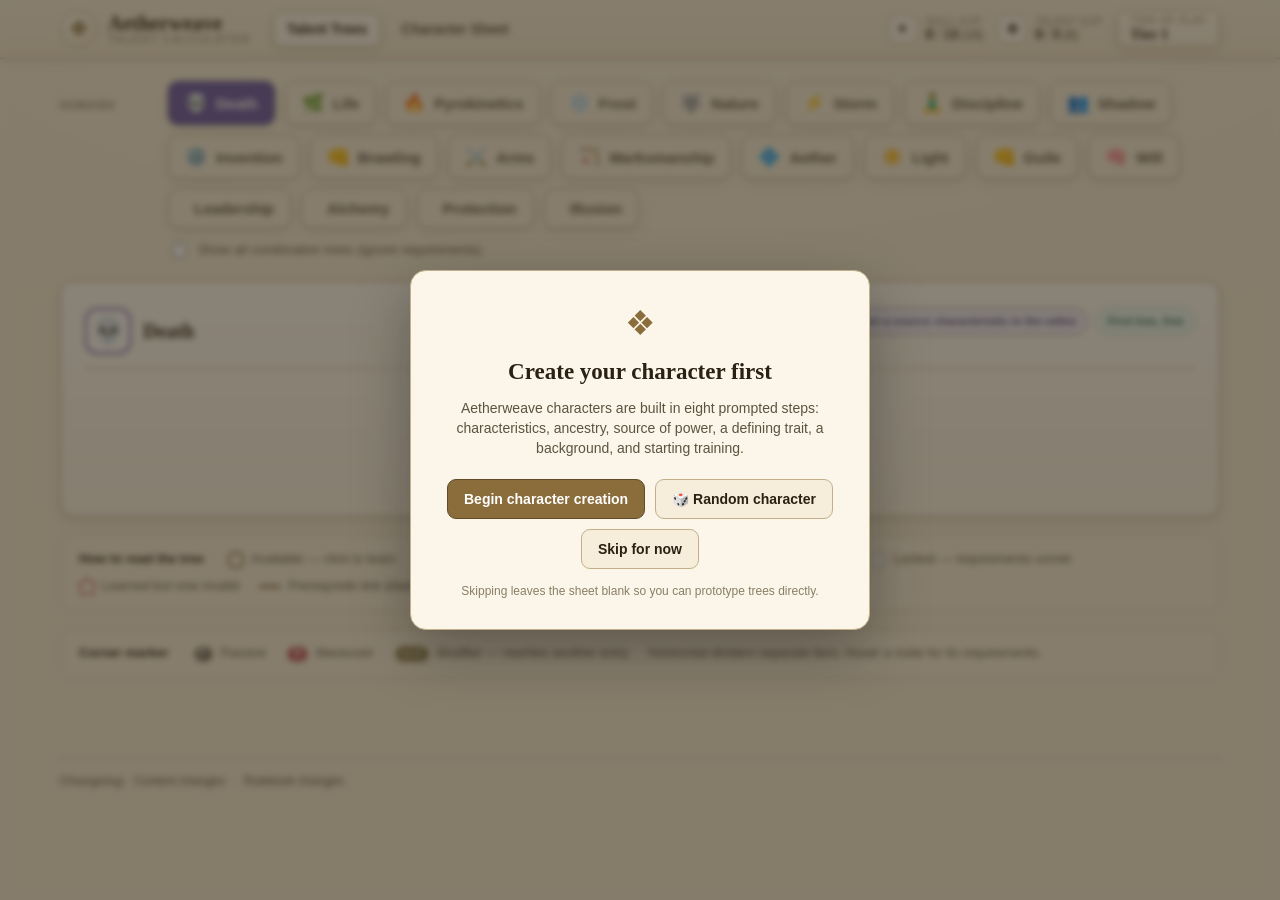
<file: index.html>
<!DOCTYPE html>
<html lang="en">
<head>
  <meta charset="utf-8">
  <meta name="viewport" content="width=device-width, initial-scale=1">
  <title>Aetherweave — Talent Trees</title>
  <link rel="stylesheet" href="css/style.css">
</head>
<body>
  <header id="app-header"></header>

  <main class="page page-trees">
    <!-- No PDF export here: a talent tree is a screen artifact (a wide grid with
         an SVG line overlay) and never printed well. The character sheet is the
         page that has a paper form — see sheet.html / js/print-sheet.js. -->
    <div id="tree-tabs" class="tree-tabs"></div>
    <div id="tree" class="tree"></div>

    <div class="legend">
      <span class="legend-title">How to read the tree</span>
      <span class="legend-item"><span class="swatch node-available"></span> Available — click to learn</span>
      <span class="legend-item"><span class="swatch node-owned"></span> Learned (✓)</span>
      <span class="legend-item"><span class="swatch node-granted"></span> Granted, free (★) — at creation or by another talent</span>
      <span class="legend-item"><span class="swatch node-locked"></span> Locked — requirements unmet</span>
      <span class="legend-item"><span class="swatch node-invalid"></span> Learned but now invalid</span>
      <span class="legend-item"><span class="line-swatch"></span> Prerequisite link (dashed = any-of)</span>
    </div>

    <div class="legend">
      <span class="legend-title">Corner marker</span>
      <span class="legend-item"><span class="node-kind kind-passive legend-kind">P</span> Passive</span>
      <span class="legend-item"><span class="node-kind kind-maneuver legend-kind">M</span> Maneuver</span>
      <span class="legend-item"><span class="node-kind kind-modifier legend-kind">mod</span> Modifier — rewrites another entry</span>
      <span class="legend-item">Horizontal dividers separate tiers. Hover a node for its requirements.</span>
    </div>
  </main>

  <footer id="app-footer"></footer>

  <!-- ---------- Editable database (all content is in these files) ---------- -->
  <script src="js/data/creation.js"></script>
  <script src="js/config.js"></script>
  <script src="js/data/skills.js"></script>
  <script src="js/data/domains.js"></script>
  <script src="js/data/ancestries.js"></script>
  <script src="js/data/traits.js"></script>
  <script src="js/data/backgrounds.js"></script>
  <script src="js/data/combinations.js"></script>
  <script src="js/data/sources.js"></script>

  <!-- ---------- Application ---------- -->
  <script src="js/state.js"></script>
  <script src="js/engine.js"></script>
  <script src="js/ui-shared.js"></script>
  <script src="js/links.js"></script>
  <script src="js/tree.js"></script>
</body>
</html>
</file>
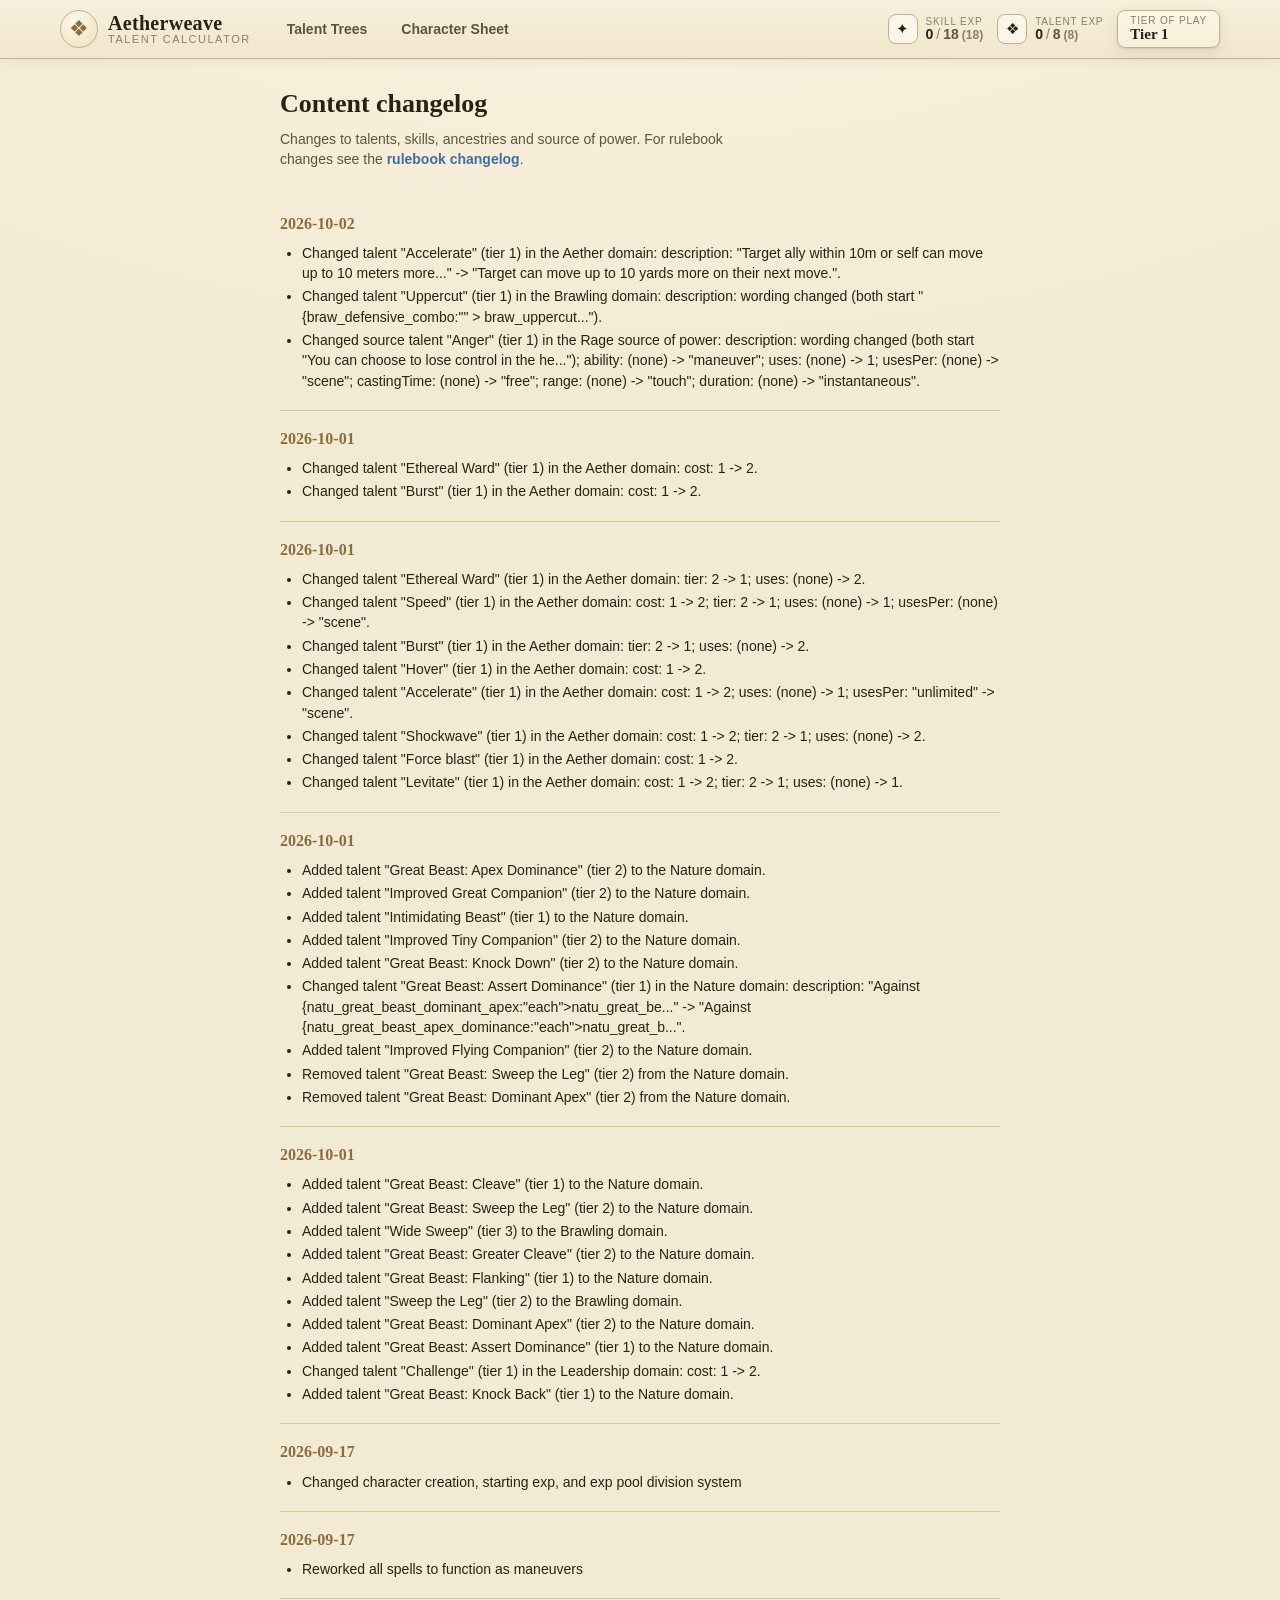
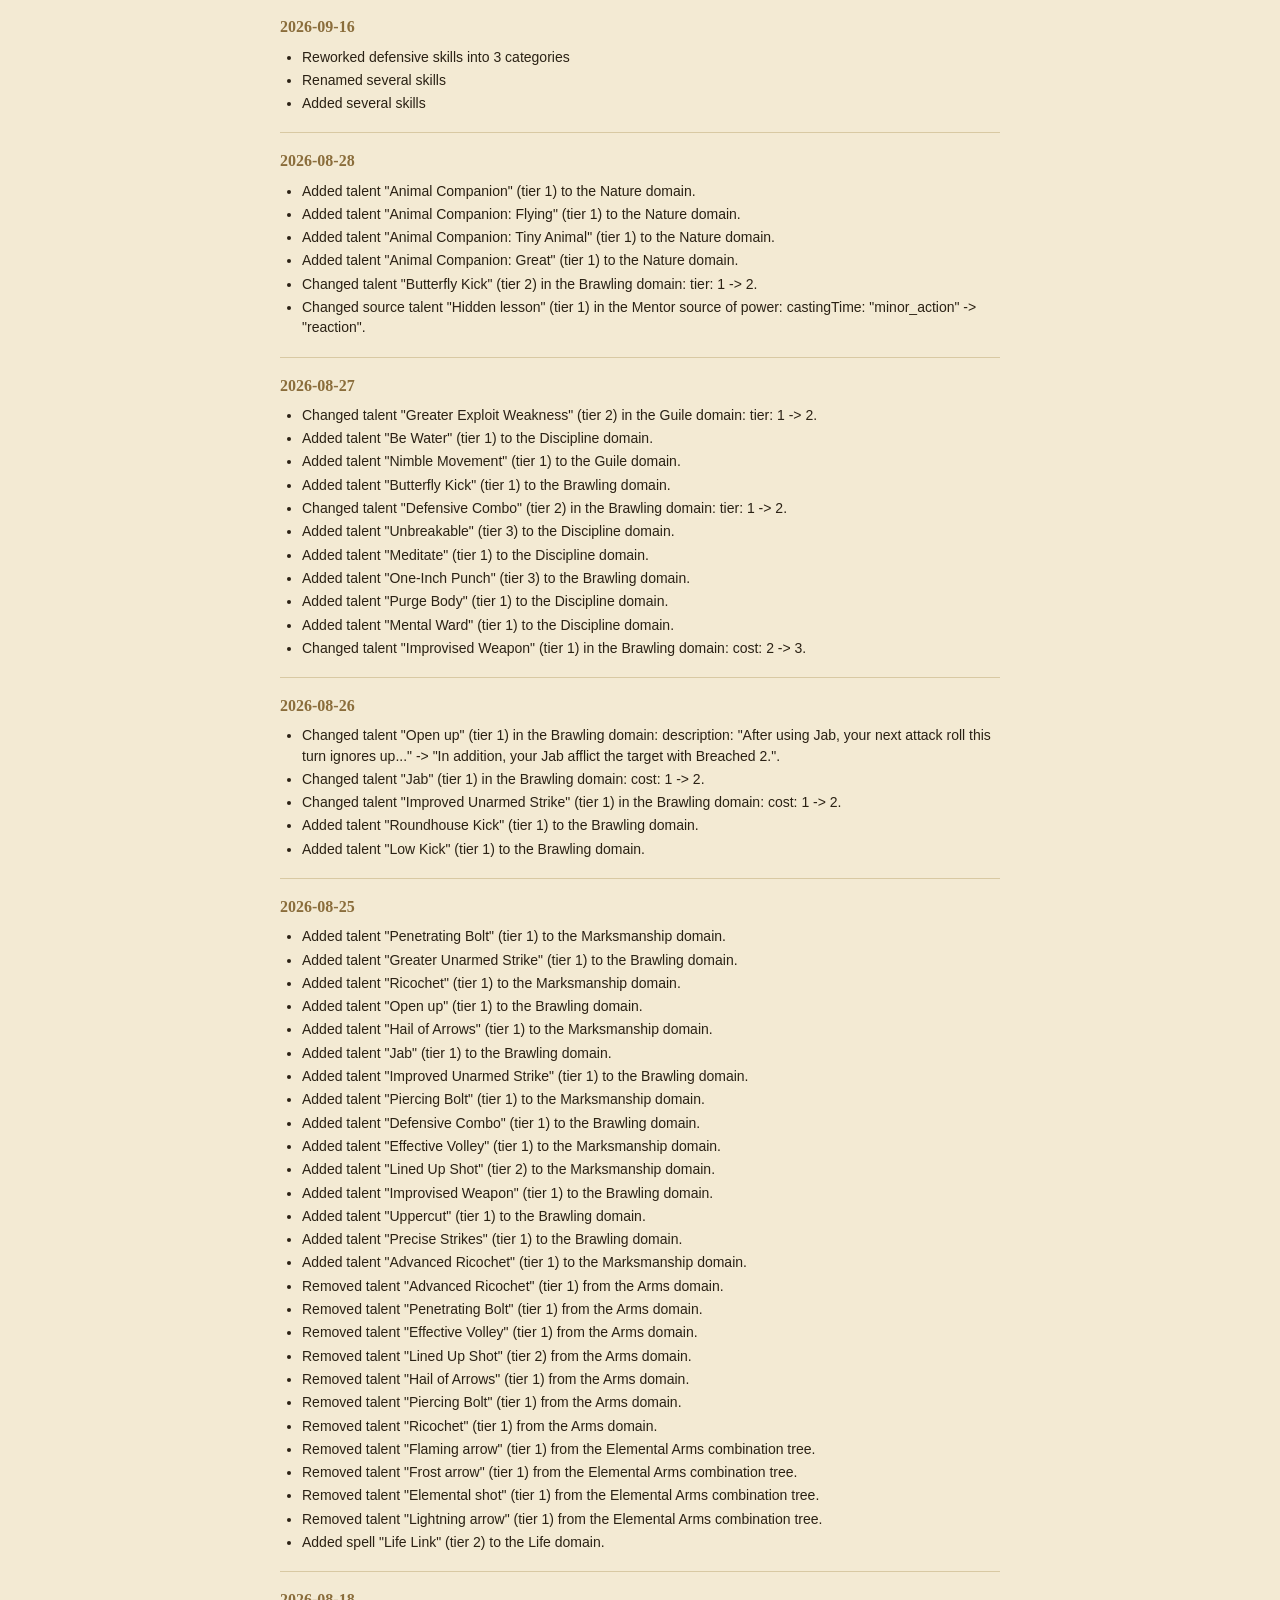
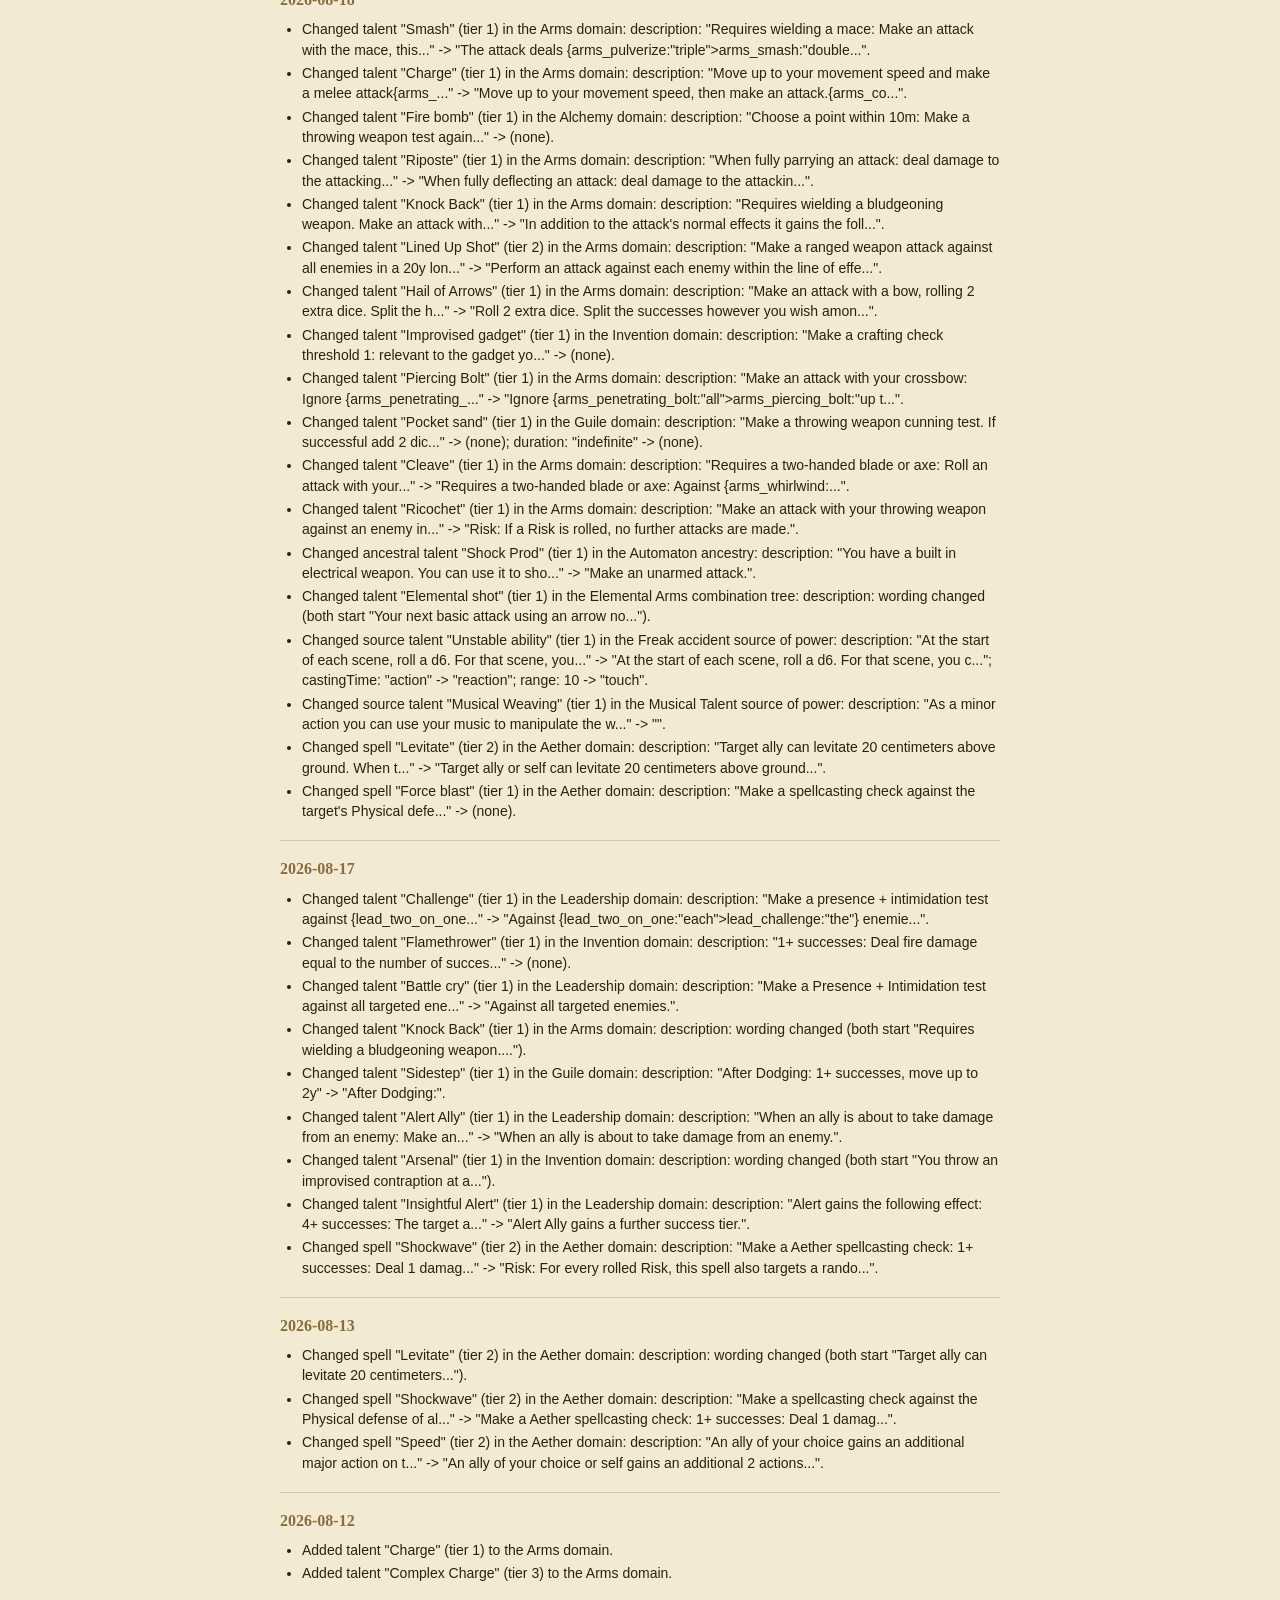
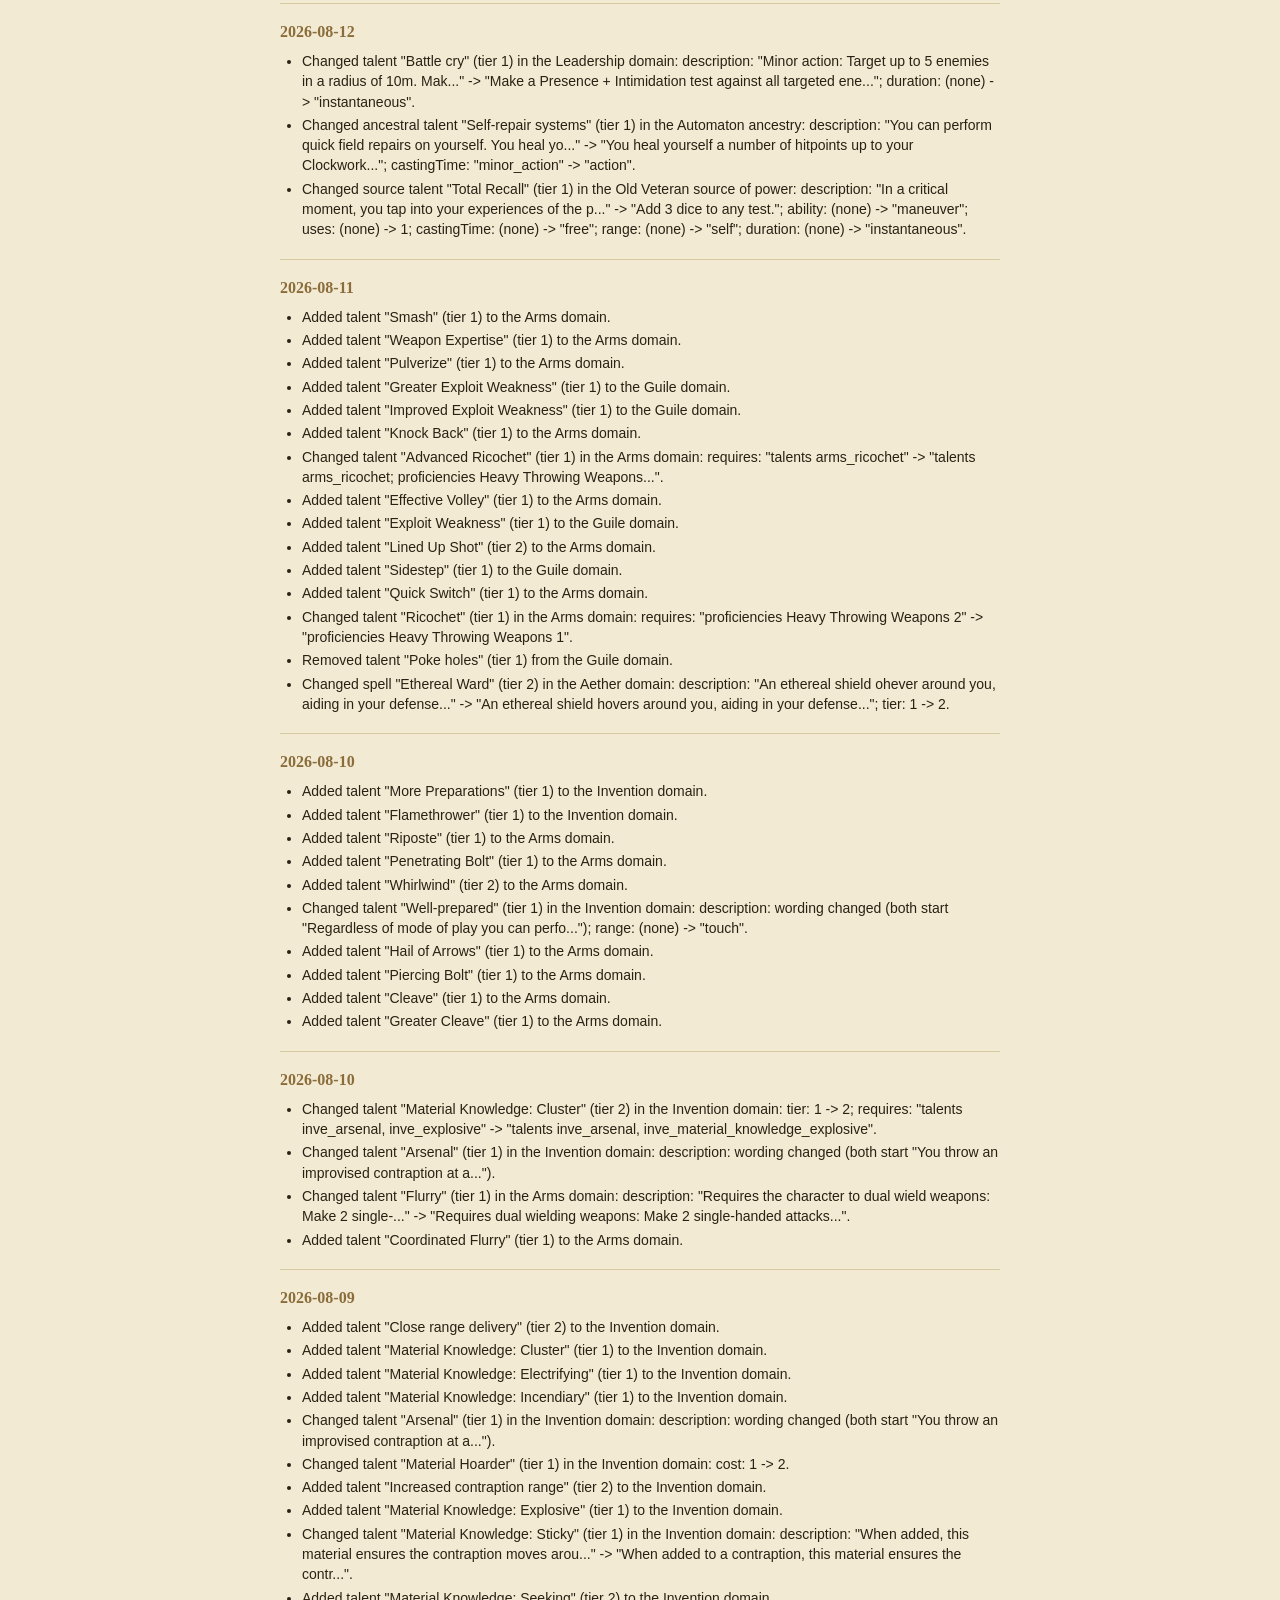
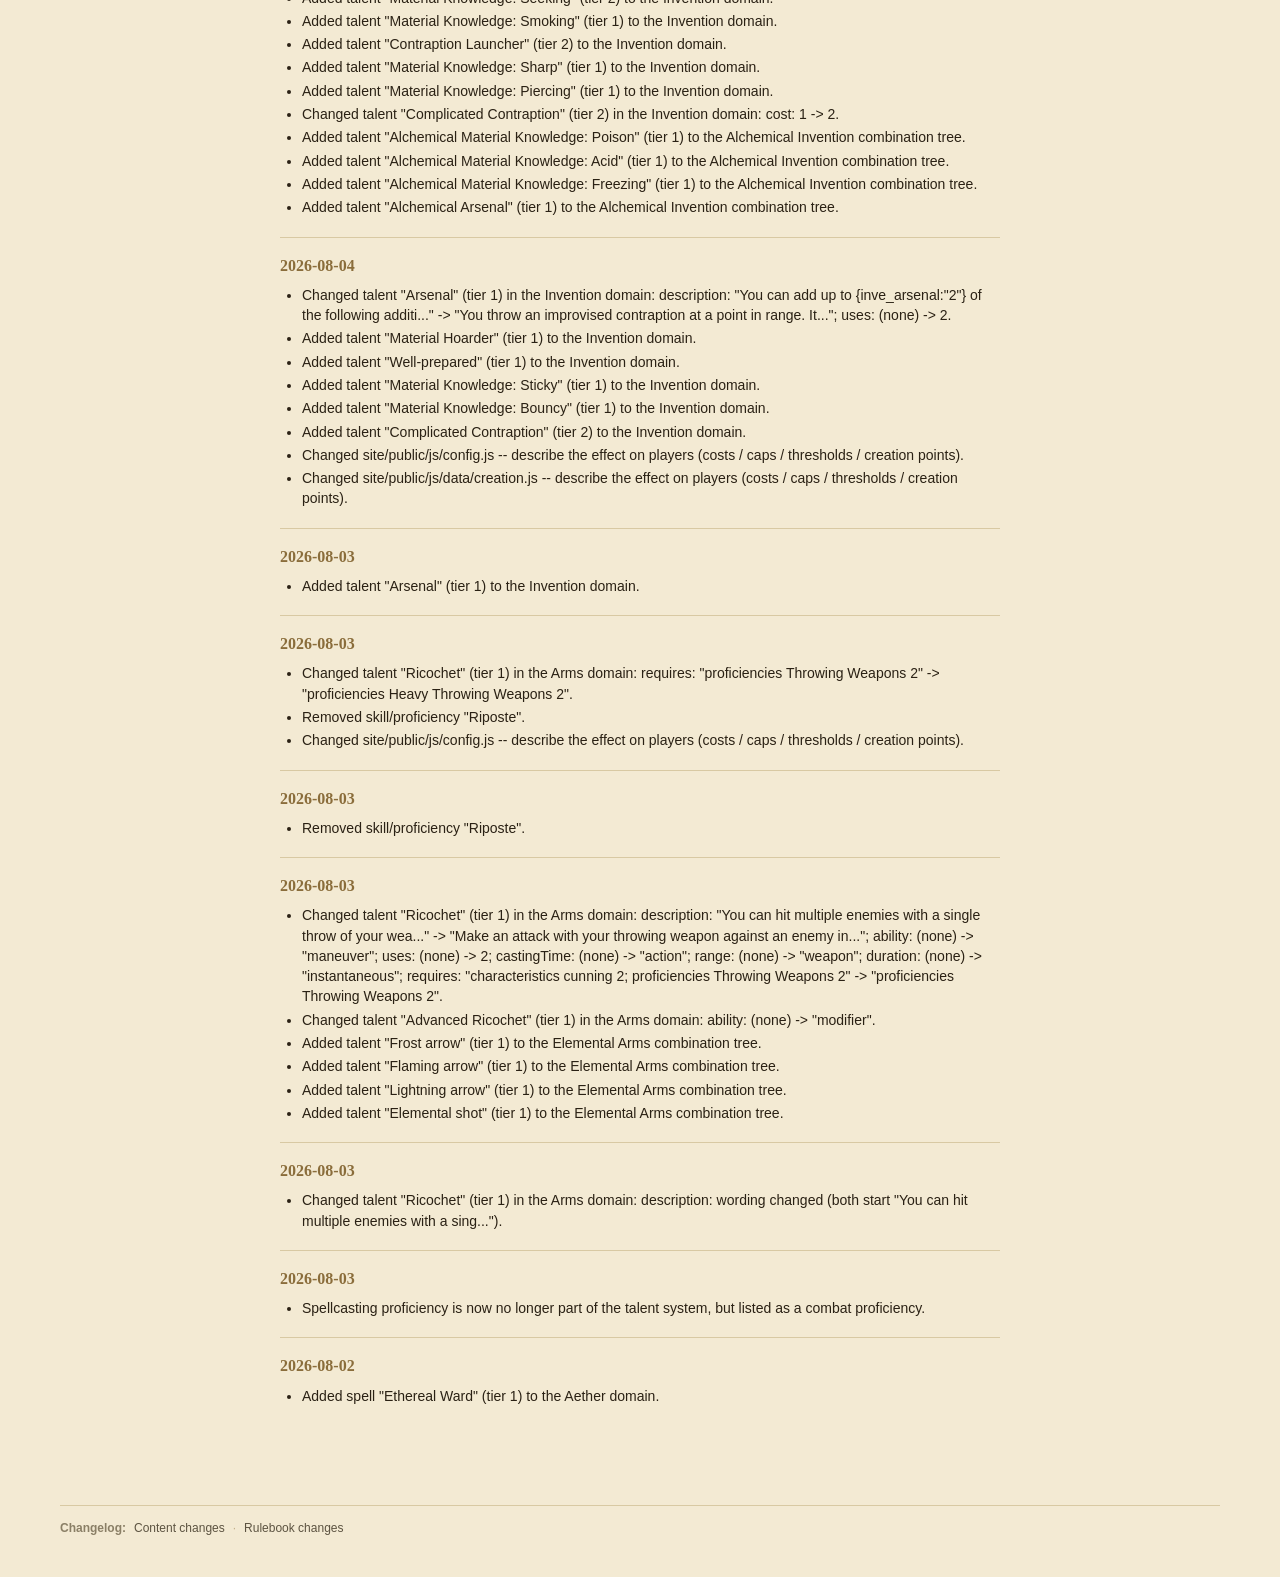
<file: changelog-content.html>
<!DOCTYPE html>
<html lang="en">
<head>
  <meta charset="utf-8">
  <meta name="viewport" content="width=device-width, initial-scale=1">
  <title>Aetherweave — Content Changelog</title>
  <link rel="stylesheet" href="css/style.css">
</head>
<body data-changelog="content">
  <header id="app-header"></header>

  <main class="page page-changelog">
    <h1 class="changelog-title">Content changelog</h1>
    <p class="changelog-lead">
      Changes to talents, skills, ancestries and source of power.
      For rulebook changes see the <a class="inline-link" href="changelog-rules.html">rulebook changelog</a>.
    </p>
    <div id="changelog"></div>
  </main>

  <footer id="app-footer"></footer>

  <!-- ---------- Editable database (all content is in these files) ---------- -->
  <script src="js/data/creation.js"></script>
  <script src="js/config.js"></script>
  <script src="js/data/skills.js"></script>
  <script src="js/data/domains.js"></script>
  <script src="js/data/ancestries.js"></script>
  <script src="js/data/traits.js"></script>
  <script src="js/data/backgrounds.js"></script>
  <script src="js/data/combinations.js"></script>
  <script src="js/data/sources.js"></script>
  <script src="js/data/changelog-content.js"></script>
  <script src="js/data/changelog-rules.js"></script>

  <!-- ---------- Application ---------- -->
  <script src="js/state.js"></script>
  <script src="js/engine.js"></script>
  <script src="js/ui-shared.js"></script>
  <script src="js/changelog.js"></script>
</body>
</html>
</file>
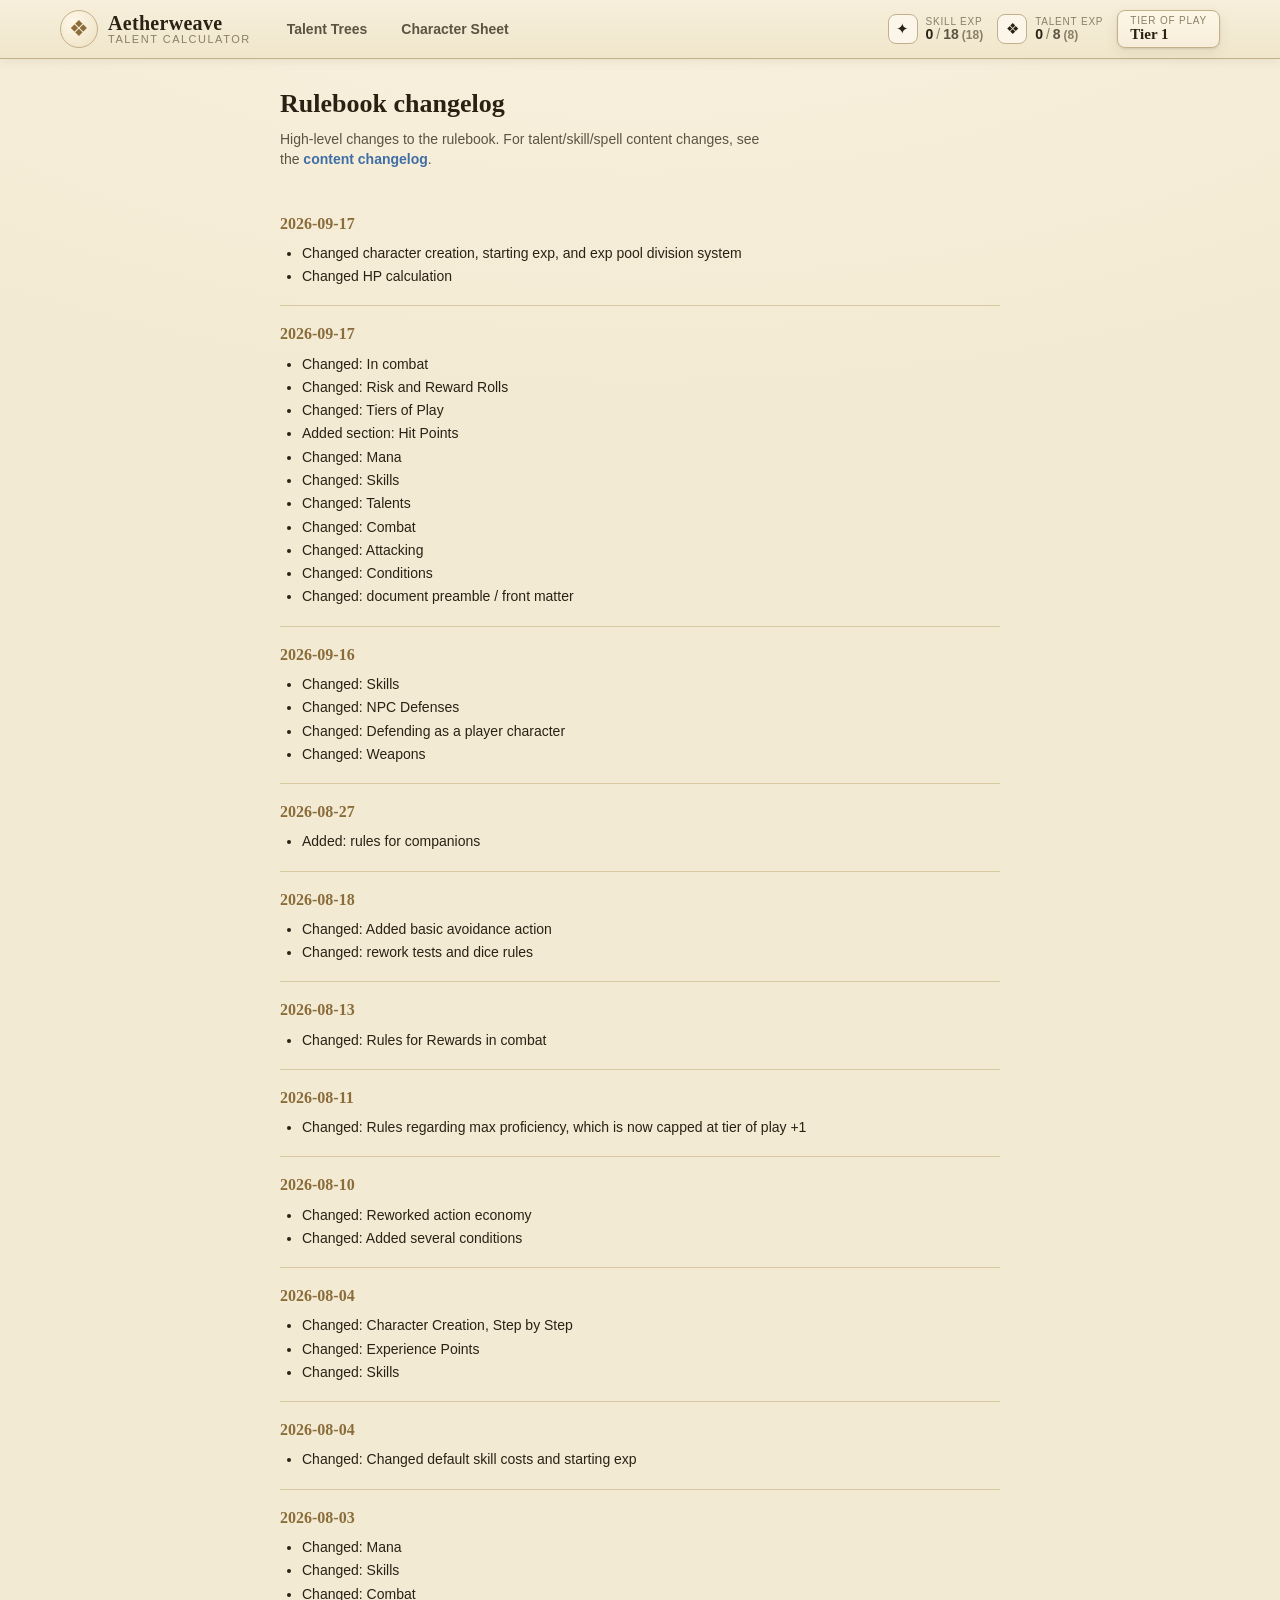
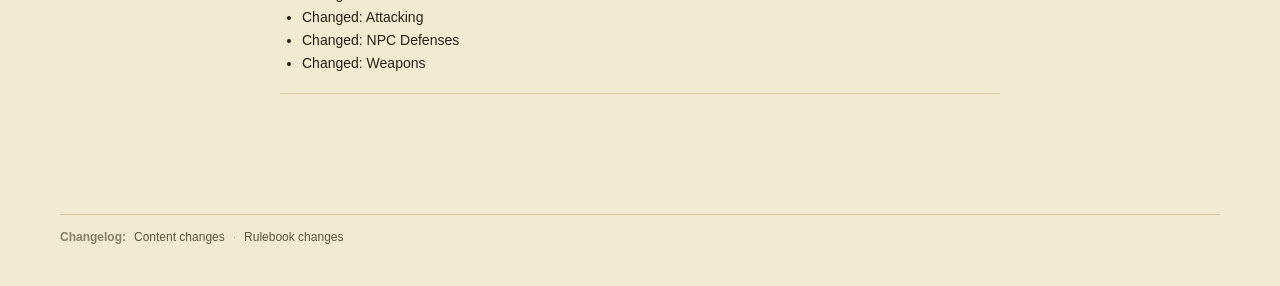
<file: changelog-rules.html>
<!DOCTYPE html>
<html lang="en">
<head>
  <meta charset="utf-8">
  <meta name="viewport" content="width=device-width, initial-scale=1">
  <title>Aetherweave — Rulebook Changelog</title>
  <link rel="stylesheet" href="css/style.css">
</head>
<body data-changelog="rules">
  <header id="app-header"></header>

  <main class="page page-changelog">
    <h1 class="changelog-title">Rulebook changelog</h1>
    <p class="changelog-lead">
      High-level changes to the rulebook. For talent/skill/spell content changes, see the
      <a class="inline-link" href="changelog-content.html">content changelog</a>.
    </p>
    <div id="changelog"></div>
  </main>

  <footer id="app-footer"></footer>

  <!-- ---------- Editable database (all content is in these files) ---------- -->
  <script src="js/data/creation.js"></script>
  <script src="js/config.js"></script>
  <script src="js/data/skills.js"></script>
  <script src="js/data/domains.js"></script>
  <script src="js/data/ancestries.js"></script>
  <script src="js/data/traits.js"></script>
  <script src="js/data/backgrounds.js"></script>
  <script src="js/data/combinations.js"></script>
  <script src="js/data/sources.js"></script>
  <script src="js/data/changelog-content.js"></script>
  <script src="js/data/changelog-rules.js"></script>

  <!-- ---------- Application ---------- -->
  <script src="js/state.js"></script>
  <script src="js/engine.js"></script>
  <script src="js/ui-shared.js"></script>
  <script src="js/changelog.js"></script>
</body>
</html>
</file>
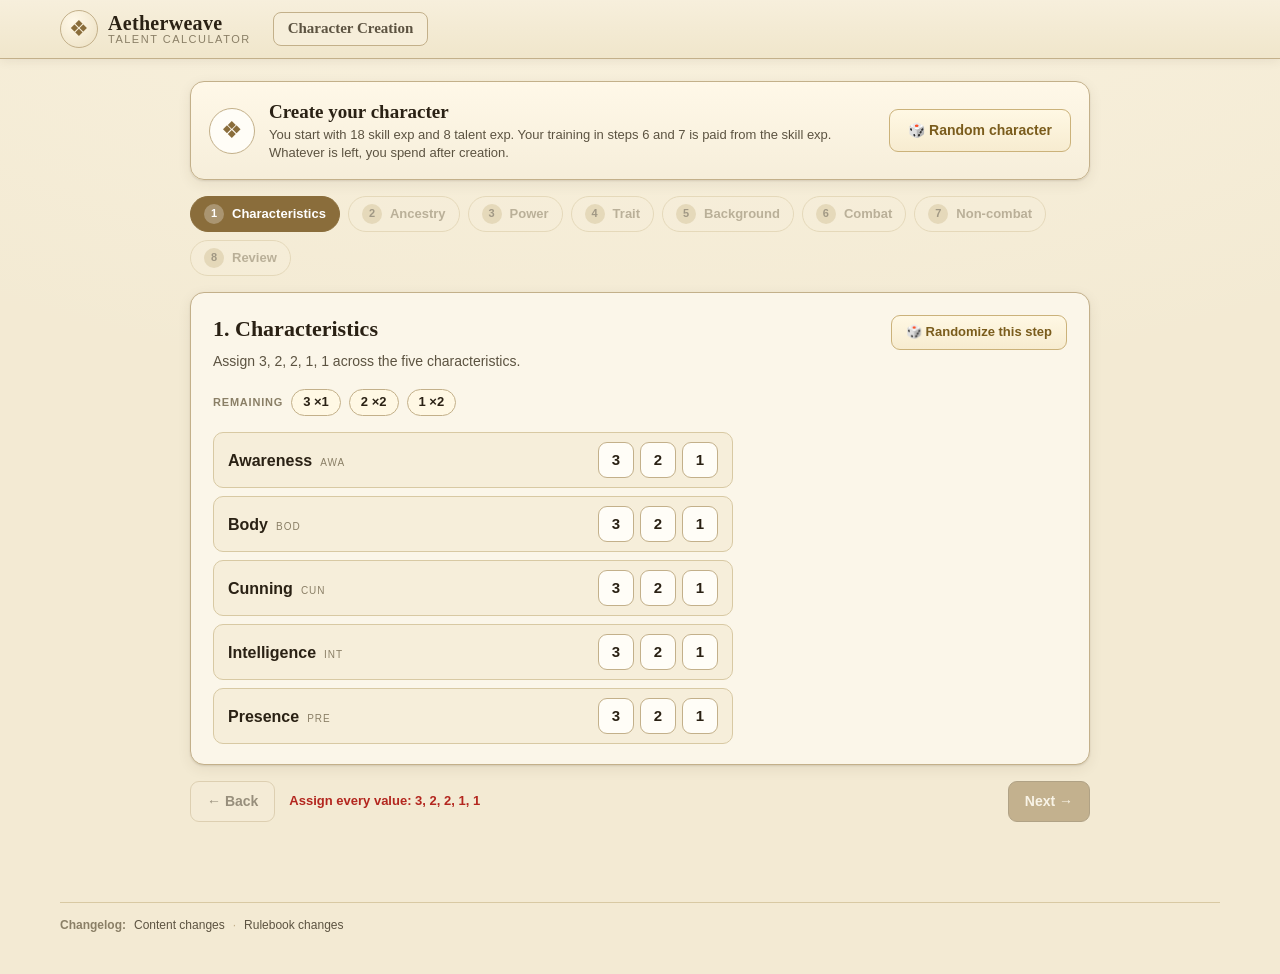
<file: create.html>
<!DOCTYPE html>
<html lang="en">
<head>
  <meta charset="utf-8">
  <meta name="viewport" content="width=device-width, initial-scale=1">
  <title>Aetherweave — Character Creation</title>
  <link rel="stylesheet" href="css/style.css">
</head>
<body>
  <header id="app-header"></header>

  <main class="page page-create">
    <div id="wizard" class="wizard"></div>
  </main>

  <footer id="app-footer"></footer>

  <!-- ---------- Editable database (all content is in these files) ---------- -->
  <script src="js/data/creation.js"></script>
  <script src="js/config.js"></script>
  <script src="js/data/skills.js"></script>
  <script src="js/data/domains.js"></script>
  <script src="js/data/ancestries.js"></script>
  <script src="js/data/traits.js"></script>
  <script src="js/data/backgrounds.js"></script>
  <script src="js/data/combinations.js"></script>
  <script src="js/data/sources.js"></script>

  <!-- ---------- Application ---------- -->
  <script src="js/state.js"></script>
  <script src="js/engine.js"></script>
  <script src="js/ui-shared.js"></script>
  <script src="js/create.js"></script>
</body>
</html>
</file>
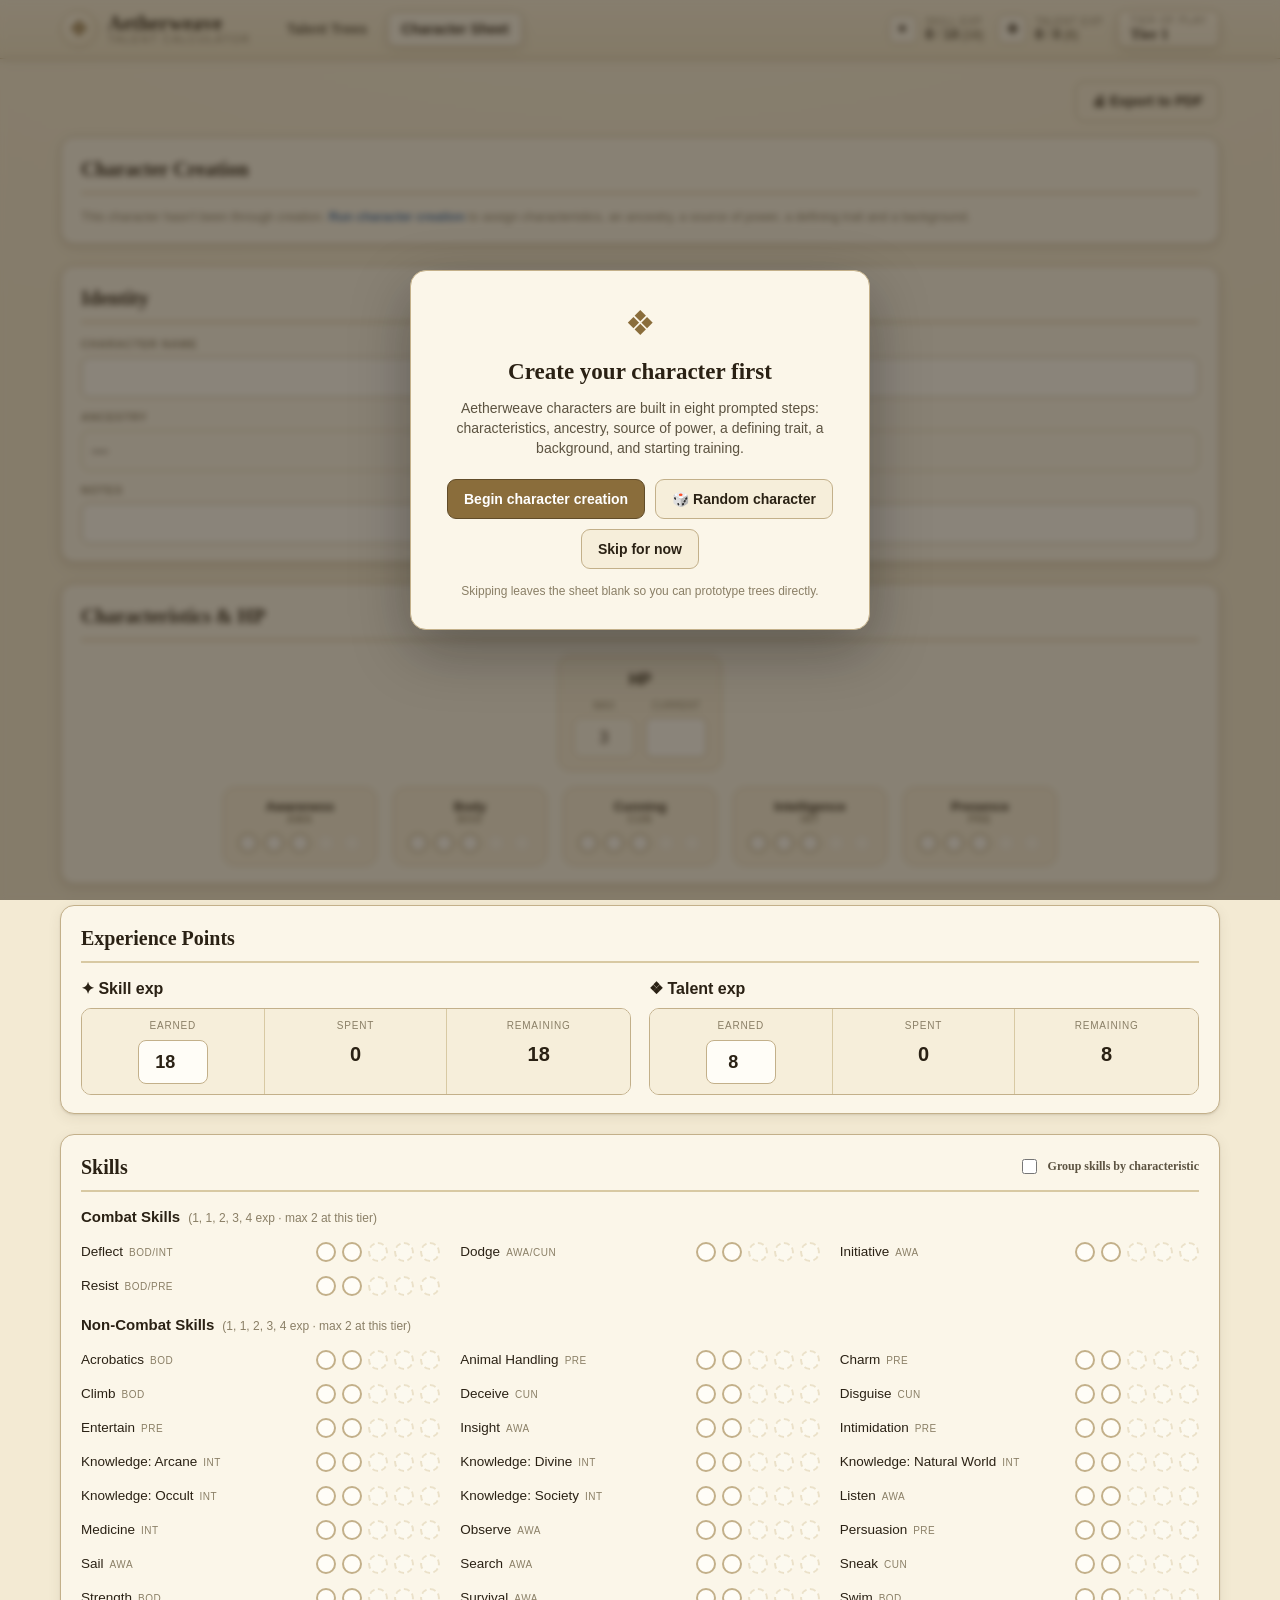
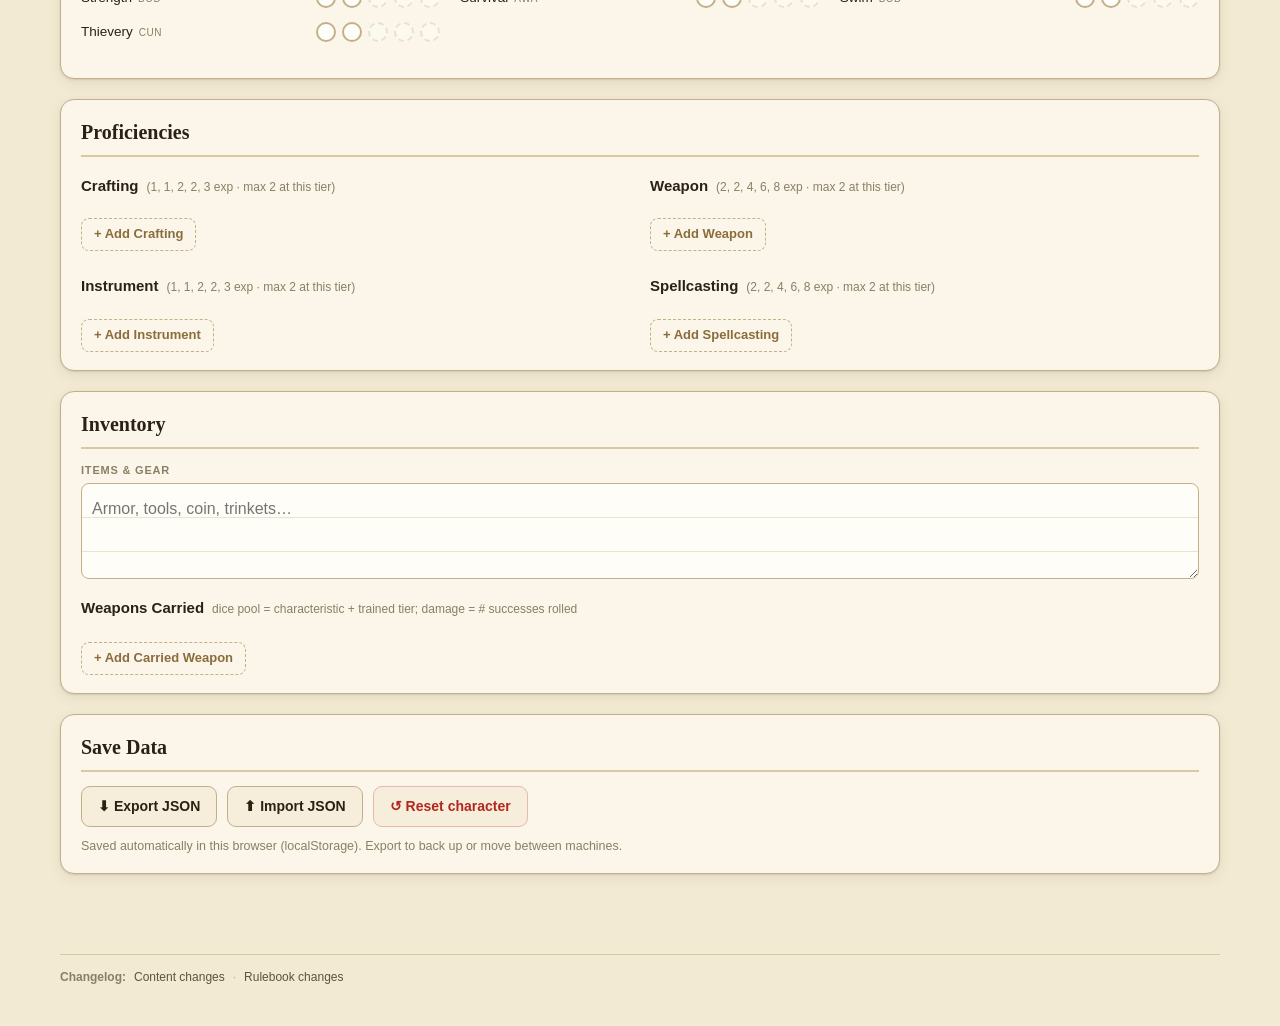
<file: sheet.html>
<!DOCTYPE html>
<html lang="en">
<head>
  <meta charset="utf-8">
  <meta name="viewport" content="width=device-width, initial-scale=1">
  <title>Aetherweave — Character Sheet</title>
  <link rel="stylesheet" href="css/style.css">
</head>
<body>
  <header id="app-header"></header>

  <main class="page page-sheet">
    <div class="page-toolbar no-print">
      <button id="export-pdf" class="btn" type="button">🖨 Export to PDF</button>
    </div>
    <div id="sheet" class="sheet"></div>
  </main>

  <footer id="app-footer" class="no-print"></footer>

  <!-- The printable sheet (js/print-sheet.js). Hidden on screen; in print it is
       the only thing shown — see the @page block in css/style.css. -->
  <div id="print-sheet" class="print-root" aria-hidden="true"></div>

  <!-- ---------- Editable database (all content is in these files) ---------- -->
  <script src="js/data/creation.js"></script>
  <script src="js/config.js"></script>
  <script src="js/data/skills.js"></script>
  <script src="js/data/domains.js"></script>
  <script src="js/data/ancestries.js"></script>
  <script src="js/data/traits.js"></script>
  <script src="js/data/backgrounds.js"></script>
  <script src="js/data/combinations.js"></script>
  <script src="js/data/sources.js"></script>

  <!-- ---------- Application ---------- -->
  <script src="js/state.js"></script>
  <script src="js/engine.js"></script>
  <script src="js/ui-shared.js"></script>
  <script src="js/print-sheet.js"></script>
  <script src="js/sheet.js"></script>
</body>
</html>
</file>
<file: css/style.css>
/* ==========================================================================
   Aetherweave Talent Calculator — styles
   Theme lives in :root variables. Per-domain accent is injected as --accent.
   ========================================================================== */

:root {
  --parchment:      #f3ead3;
  --parchment-2:    #ece0c2;
  --panel:          #fbf6e9;
  --panel-2:        #f6eeda;
  --ink:            #2a2114;
  --ink-soft:       #5c5341;
  --ink-faint:      #8a7f66;
  --line:           #d8c9a3;
  --line-strong:    #c3b08a;
  --unmet:          #b3261e;   /* red requirement text (spec) */
  --met:            #2a2114;   /* black requirement text (spec) */
  --combat:         #b23b3b;
  --noncombat:      #3f6ea5;
  --owned:          #2f8f5b;
  --granted:        #d4a72c;   /* free, granted at character creation */
  --shadow:         0 1px 2px rgba(60, 45, 20, .12), 0 4px 14px rgba(60, 45, 20, .08);
  --accent:         #8a6d3b;
  --radius:         10px;
  --font: -apple-system, BlinkMacSystemFont, "Segoe UI", Roboto, Helvetica, Arial, sans-serif;
  --serif: "Iowan Old Style", "Palatino Linotype", Palatino, "Book Antiqua", Georgia, serif;
}

* { box-sizing: border-box; }

html, body { margin: 0; padding: 0; }

body {
  font-family: var(--font);
  color: var(--ink);
  background:
    radial-gradient(1200px 600px at 50% -200px, #fbf4e2, transparent),
    var(--parchment);
  min-height: 100vh;
  line-height: 1.45;
}

a { color: var(--accent); }
.inline-link { color: var(--noncombat); font-weight: 600; text-decoration: none; }
.inline-link:hover { text-decoration: underline; }

/* ---------- Header ------------------------------------------------------- */
#app-header {
  position: sticky; top: 0; z-index: 50;
  background: linear-gradient(180deg, #f7efdc, #f0e6cb);
  border-bottom: 1px solid var(--line-strong);
  box-shadow: 0 2px 10px rgba(60, 45, 20, .08);
}
.header-bar {
  max-width: 1200px; margin: 0 auto; padding: 10px 20px;
  display: flex; align-items: center; gap: 22px; flex-wrap: wrap;
}
.brand { display: flex; align-items: center; gap: 10px; text-decoration: none; color: var(--ink); }
.brand-mark {
  font-size: 22px; width: 38px; height: 38px; display: grid; place-items: center;
  background: radial-gradient(circle at 35% 30%, #fff8e8, var(--parchment-2));
  border: 1px solid var(--line-strong); border-radius: 50%; color: var(--accent);
}
.brand-text { display: flex; flex-direction: column; line-height: 1.05; }
.brand-name { font-family: var(--serif); font-weight: 700; font-size: 20px; letter-spacing: .3px; }
.brand-sub { font-size: 11px; text-transform: uppercase; letter-spacing: 1.5px; color: var(--ink-faint); }

.nav { display: flex; gap: 6px; }
.nav-link {
  text-decoration: none; color: var(--ink-soft); font-weight: 600; font-size: 14px;
  padding: 7px 13px; border-radius: 8px; border: 1px solid transparent;
}
.nav-link:hover { background: var(--panel-2); }
.nav-link.active { color: var(--ink); background: var(--panel); border-color: var(--line-strong); box-shadow: var(--shadow); }

.counters { display: flex; align-items: center; gap: 14px; margin-left: auto; flex-wrap: wrap; }
.exp-counter { display: flex; align-items: center; gap: 8px; }
.exp-icon {
  width: 30px; height: 30px; display: grid; place-items: center; border-radius: 8px;
  background: var(--panel); border: 1px solid var(--line-strong); font-size: 15px;
}
.exp-body { display: flex; flex-direction: column; line-height: 1.05; }
.exp-label { font-size: 10px; text-transform: uppercase; letter-spacing: .8px; color: var(--ink-faint); }
.exp-nums { font-variant-numeric: tabular-nums; font-size: 14px; font-weight: 700; display: flex; align-items: baseline; gap: 3px; }
.exp-sep { color: var(--ink-faint); font-weight: 400; }
.exp-earned { color: var(--ink-soft); font-weight: 600; }
.exp-remaining { font-size: 12px; color: var(--ink-faint); font-weight: 600; }
.exp-remaining.negative { color: var(--unmet); }

.tier-badge {
  display: flex; flex-direction: column; line-height: 1.05; padding: 5px 12px;
  background: linear-gradient(180deg, #fff7e6, var(--panel-2));
  border: 1px solid var(--line-strong); border-radius: 8px; box-shadow: var(--shadow);
}
.tier-badge-label { font-size: 10px; text-transform: uppercase; letter-spacing: .8px; color: var(--ink-faint); }
.tier-badge-value { font-family: var(--serif); font-weight: 700; font-size: 15px; }

/* ---------- Validation banner ------------------------------------------- */
.validation-banner {
  max-width: 1200px; margin: 12px auto 0; padding: 12px 16px;
  background: #fdecea; border: 1px solid #f0b4ae; border-left: 4px solid var(--unmet);
  border-radius: 8px; color: #7c1a14;
}
.vb-head { font-weight: 700; margin-bottom: 6px; }
.vb-list { margin: 0; padding-left: 20px; font-size: 13px; font-family: ui-monospace, Menlo, Consolas, monospace; }

/* ---------- Page layout -------------------------------------------------- */
.page { max-width: 1200px; margin: 0 auto; padding: 22px 20px 80px; }

/* ---------- Tree tabs ---------------------------------------------------- */
.tree-tabs { display: flex; flex-direction: column; gap: 12px; margin-bottom: 20px; }
.tab-group { display: flex; align-items: baseline; gap: 12px; flex-wrap: wrap; }
.tab-group-label {
  font-size: 10px; text-transform: uppercase; letter-spacing: 1.2px; font-weight: 700;
  color: var(--ink-faint); width: 96px; flex: none;
}
.tab-row { display: flex; gap: 10px; flex-wrap: wrap; flex: 1; }
.domain-tab-lock { font-size: 11px; opacity: .8; }
.domain-tab.preview { border-style: dashed; opacity: .82; }
.combo-toggle {
  display: flex; align-items: center; gap: 8px; font-size: 13px; color: var(--ink-soft);
  margin-left: 108px; cursor: pointer; user-select: none;
}
.combo-toggle input { width: 15px; height: 15px; cursor: pointer; accent-color: var(--accent); }

/* A toggle nested in a section's own header row, rather than below the tab
   bar (the tree page's usage) — pushed to the header's far end, which reads
   as the top-right corner of the section frame. */
.sheet-h2 .combo-toggle { margin-left: auto; font-size: 12px; }

/* ---------- Tree header -------------------------------------------------- */
.tree-head {
  display: flex; justify-content: space-between; align-items: flex-start; gap: 16px;
  flex-wrap: wrap; margin-bottom: 18px; padding-bottom: 14px; border-bottom: 1px solid var(--line);
  position: relative; z-index: 3;
}
.tree-head-main { display: flex; align-items: center; gap: 12px; }
.tree-head-icon {
  font-size: 26px; width: 46px; height: 46px; flex: none; display: grid; place-items: center;
  border-radius: 12px; background: #fffdf7; border: 2px solid var(--accent);
}
.tree-head-name { font-family: var(--serif); font-weight: 700; font-size: 20px; }
.tree-head-desc { font-size: 12.5px; color: var(--ink-faint); max-width: 46ch; }
.tree-head-tags { display: flex; gap: 8px; flex-wrap: wrap; justify-content: flex-end; }
.tree-tag {
  font-size: 11.5px; font-weight: 600; padding: 4px 10px; border-radius: 999px;
  border: 1px solid var(--line-strong); background: var(--panel-2); color: var(--ink-soft);
}
.tree-tag.ok { border-color: #a8cfb6; background: #eef8f1; color: #1f6b45; }
.tree-tag.locked { border-color: #f0b4ae; background: #fdecea; color: #8c2820; }
.tree-tag.cost { border-color: #e0c48a; background: #fdf4e2; color: #8a6320; }

/* ---------- Domain tabs -------------------------------------------------- */
.domain-tabs { display: flex; gap: 10px; flex-wrap: wrap; margin-bottom: 20px; }
.domain-tab {
  --accent: #8a6d3b;
  display: flex; align-items: center; gap: 9px; cursor: pointer;
  padding: 10px 16px; font-size: 15px; font-weight: 600; color: var(--ink-soft);
  background: var(--panel-2); border: 1px solid var(--line-strong);
  border-radius: 10px; box-shadow: var(--shadow); transition: transform .06s ease;
}
.domain-tab:hover { transform: translateY(-1px); color: var(--ink); }
.domain-tab-icon { font-size: 18px; }
.domain-tab.active {
  color: #fff; background: var(--accent);
  border-color: color-mix(in srgb, var(--accent) 70%, black 30%);
}
.domain-tab.active .domain-tab-icon { filter: drop-shadow(0 1px 1px rgba(0,0,0,.35)); }

/* ---------- Tree --------------------------------------------------------- */
.tree {
  --accent: #8a6d3b; --cols: 5;
  position: relative;
  background:
    linear-gradient(180deg, rgba(255,252,244,.6), rgba(246,238,218,.6)),
    var(--panel);
  border: 1px solid var(--line-strong); border-radius: 14px;
  padding: 26px 24px; box-shadow: var(--shadow); overflow: hidden;
}
/* A tree wider than the panel scrolls sideways instead of squeezing its nodes
   into unreadable slivers. The line overlay lives INSIDE the scroller, so it
   and the grid move together and a route drawn at x = 1800 stays under the
   node it belongs to — no scroll offset enters the geometry anywhere. */
.tree-scroll { position: relative; overflow-x: auto; overflow-y: visible; padding-bottom: 4px; }
.tree-lines { position: absolute; left: 0; top: 0; pointer-events: none; z-index: 1; }
/* `fit-content`, not `max-content`: the grid takes the panel's width while the
   rows still fit in it, and only grows to the rows' min-content width once they
   don't. `max-content` would have widened every tree to its nodes' preferred
   118px columns and put a scrollbar on trees that fit perfectly well. The
   grid's width is also what the tier dividers and block headers stretch to, so
   they span the whole drawing rather than stopping at the visible edge. */
.tree-grid {
  position: relative; z-index: 2; display: flex; flex-direction: column; gap: 22px;
  width: fit-content; min-width: 100%;
}

/* Columns stay fluid until they would squeeze a node past legibility, then the
   row keeps its width and the panel scrolls. `--col-w` is the floor, not the
   node's size: a node fills its column up to 118px, so a tree that fits still
   looks exactly as it did, and only a tree too wide for the panel scrolls. */
.tree-row {
  --col-w: 104px;
  display: grid; grid-template-columns: repeat(var(--cols), minmax(var(--col-w), 1fr));
  gap: 14px; align-items: stretch;
}
/* `minmax(0, 1fr)` above, not plain `1fr`: a bare `1fr` track's automatic
   minimum is its content's min-content size, so a column holding a talent
   (the fixed-width .node) grows past its equal share while an empty column in
   the SAME position on another row does not. Two rows with a different mix of
   occupied columns then compute different track widths for that same column
   index, so a node's box drifts a few px left/right from its own prerequisite
   one row down — visible as boxes that don't quite center-align between rows,
   and as prerequisite arrows with a needless kink where a straight line was
   expected. `minmax(0, 1fr)` pins every track to an equal, content-independent
   share of the row, so a column's pixel position is the same in every row that
   uses it, whatever text happens to be in any of the cells. */
.tree-cell { display: flex; justify-content: center; }

/* Tier dividers */
.tier-divider { display: flex; align-items: center; gap: 14px; margin: 2px 0; }
.tier-divider-line { flex: 1; height: 0; border-top: 2px dashed var(--line-strong); }
.tier-divider-label { display: flex; flex-direction: column; align-items: center; line-height: 1.05; white-space: nowrap; }
.tdl-name { font-family: var(--serif); font-weight: 700; font-size: 14px; color: var(--ink-soft); }
.tdl-sub { font-size: 10px; text-transform: uppercase; letter-spacing: .8px; color: var(--ink-faint); }
.tier-divider.reached .tdl-name { color: var(--accent); }
.tier-divider.reached .tier-divider-line { border-top-style: solid; border-top-color: color-mix(in srgb, var(--accent) 55%, var(--line-strong)); }
.tier-divider.locked { opacity: .8; }

/* ---------- Nodes -------------------------------------------------------- */
.node {
  --accent: inherit;
  display: flex; flex-direction: column; align-items: center; gap: 6px;
  width: 100%; max-width: 118px; cursor: pointer; user-select: none; position: relative;
  padding: 4px; border-radius: 12px; transition: transform .07s ease;
}
.node-box {
  position: relative; width: 62px; height: 62px; border-radius: 14px;
  display: grid; place-items: center; font-size: 30px;
  background: linear-gradient(180deg, #fffdf6, var(--panel-2));
  border: 2px solid var(--line-strong); box-shadow: var(--shadow);
}
.node-icon { line-height: 1; }
.node-name { font-size: 12.5px; font-weight: 600; text-align: center; color: var(--ink); max-width: 118px; overflow-wrap: anywhere; }
.node-cost {
  font-size: 11px; font-weight: 800; letter-spacing: .3px; padding: 1px 8px;
  border-radius: 999px; color: #fff; font-variant-numeric: tabular-nums;
  background: var(--ink-soft);
}
.node-badge {
  position: absolute; top: -8px; right: -8px; width: 22px; height: 22px; border-radius: 50%;
  display: grid; place-items: center; font-size: 13px; font-weight: 800; color: #fff;
  border: 2px solid var(--panel);
}

/* Kind marker — the box's top-left corner, opposite the owned badge. Says what
   a node *gives* (passive / maneuver / modifier / companion) without opening the
   tooltip, which is the question a grid mixing them raises on every node. */
.node-kind {
  position: absolute; top: -7px; left: -7px; min-width: 20px; height: 18px;
  padding: 0 5px; border-radius: 9px;
  display: grid; place-items: center;
  font-size: 10px; font-weight: 800; letter-spacing: .3px; line-height: 1;
  color: #fff; background: var(--ink-soft);
  border: 2px solid var(--panel); box-shadow: 0 1px 2px rgba(60, 45, 20, .18);
}
.node-kind.kind-passive  { background: #6b6152; }
.node-kind.kind-maneuver { background: var(--combat); }
.node-kind.kind-modifier { background: #7a6a2f; }

/* States */
.node.available:hover { transform: translateY(-2px); }
.node.available .node-box {
  border-color: color-mix(in srgb, var(--accent) 60%, var(--line-strong));
}
.node.available .node-box::after {
  content: ""; position: absolute; inset: -2px; border-radius: 14px;
  box-shadow: 0 0 0 2px color-mix(in srgb, var(--accent) 25%, transparent);
  pointer-events: none;
}

.node.owned .node-box {
  border-color: var(--accent);
  background: linear-gradient(180deg, #fffef9, color-mix(in srgb, var(--accent) 16%, #fff));
  box-shadow: 0 0 0 3px color-mix(in srgb, var(--accent) 22%, transparent), var(--shadow);
}
.node.owned .node-badge { background: var(--owned); }

.node.locked { cursor: default; }
/* Dim the ICON rather than the whole box: a CSS filter applies to every
   descendant and cannot be undone by one, so greyscaling the box also
   greyscaled the kind marker sitting in its corner — and that marker says what
   the node *is*, which a player still wants to read while it is locked. The
   emoji is the colourful part anyway, so this looks the same. */
.node.locked .node-icon { filter: grayscale(1); opacity: .5; }
.node.locked .node-box {
  border-color: var(--line);
  background: linear-gradient(180deg, #f8f4ea, #f1e9d6);
  box-shadow: none;
}
.node.locked .node-name { color: var(--ink-faint); }
.node.locked .node-cost { opacity: .55; }

.node.owned-invalid .node-box {
  border-style: dashed; border-color: var(--unmet);
  box-shadow: 0 0 0 3px rgba(179, 38, 30, .15), var(--shadow);
}
.node.owned-invalid .node-badge { background: var(--unmet); }

/* Granted at character creation — free, permanent */
.node.granted .node-box {
  border-color: var(--granted);
  background: linear-gradient(180deg, #fffdf2, color-mix(in srgb, var(--granted) 18%, #fff));
  box-shadow: 0 0 0 3px color-mix(in srgb, var(--granted) 25%, transparent), var(--shadow);
}
.node.granted .node-badge { background: var(--granted); color: #3a2c00; }
.node-cost.granted { background: var(--granted); color: #3a2c00; }

/* Prerequisite link states */
.link { fill: none; stroke-width: 3; stroke-linecap: round; }
.link-idle   { stroke: var(--line-strong); opacity: .7; }
.link-ready  { stroke: color-mix(in srgb, var(--accent) 55%, var(--line-strong)); }
.link-active { stroke: var(--accent); stroke-width: 3.5; }
.link-any    { stroke-dasharray: 3 7; }

/* A small chevron halfway along each prerequisite link, matching its color */
path.link-chevron { fill: none; stroke-width: 2; stroke-linecap: round; stroke-linejoin: round; }

/* The solid head where a link meets what it unlocks. The mid-line chevron
   alone left the two ends looking alike, so which one was the prerequisite
   could only be worked out by tracing the line. */
path.link-head { stroke: none; }
path.link-head.link-idle   { fill: var(--line-strong); opacity: .7; }
path.link-head.link-ready  { fill: color-mix(in srgb, var(--accent) 55%, var(--line-strong)); }
path.link-head.link-active { fill: var(--accent); }

/* Talent groups (§6b): adjacent talents sharing a requirement, boxed so the
   tree can draw one arrow into the box instead of one per member. */
rect.talent-group {
  fill: color-mix(in srgb, var(--accent) 5%, transparent);
  stroke: color-mix(in srgb, var(--accent) 45%, var(--line-strong));
  stroke-width: 2; stroke-dasharray: 5 5;
}
rect.talent-group.some-owned { stroke: color-mix(in srgb, var(--accent) 70%, var(--line-strong)); }
rect.talent-group.all-owned {
  stroke: var(--accent); stroke-dasharray: none;
  fill: color-mix(in srgb, var(--accent) 9%, transparent);
}
text.talent-group-label {
  font-family: var(--serif); font-size: 12px; font-weight: 700;
  fill: color-mix(in srgb, var(--accent) 70%, var(--ink-soft));
  dominant-baseline: middle;
}

.empty { padding: 40px; text-align: center; color: var(--ink-faint); font-style: italic; }

/* ---------- Legend ------------------------------------------------------- */
.legend {
  display: flex; flex-wrap: wrap; gap: 8px 20px; align-items: center;
  margin-top: 18px; padding: 14px 18px; font-size: 13px; color: var(--ink-soft);
  background: var(--panel-2); border: 1px solid var(--line); border-radius: 10px;
}
.legend-title { font-weight: 700; color: var(--ink); margin-right: 4px; }
.legend-item { display: flex; align-items: center; gap: 7px; }
.swatch { width: 16px; height: 16px; border-radius: 5px; border: 2px solid var(--line-strong); display: inline-block; }
.swatch.node-available { border-color: #8a6d3b; }
.swatch.node-owned { border-color: var(--owned); background: color-mix(in srgb, var(--owned) 16%, #fff); }
.swatch.node-locked { filter: grayscale(1); opacity: .5; background: var(--panel-2); }
.swatch.node-invalid { border-style: dashed; border-color: var(--unmet); }
.line-swatch { width: 22px; height: 0; border-top: 3px solid #8a6d3b; display: inline-block; }
/* The kind marker, shown inline in the legend rather than pinned to a box. */
.node-kind.legend-kind { position: static; border-color: var(--panel-2); }

/* ---------- Tooltip ------------------------------------------------------ */
.tooltip {
  position: fixed; z-index: 100; max-width: 320px; pointer-events: none;
  background: #fffdf7; border: 1px solid var(--line-strong); border-radius: 12px;
  padding: 12px 14px; box-shadow: 0 8px 30px rgba(50, 38, 15, .22);
  opacity: 0; transform: translateY(4px); transition: opacity .12s ease, transform .12s ease;
}
.tooltip.show { opacity: 1; transform: translateY(0); }
.tt-name { font-family: var(--serif); font-weight: 700; font-size: 16px; margin-bottom: 4px; }
.tt-meta { display: flex; gap: 8px; flex-wrap: wrap; margin-bottom: 8px; }
.tt-cost { font-size: 11px; font-weight: 700; color: #fff; padding: 2px 8px; border-radius: 999px; background: var(--ink-soft); }
.tt-tier { font-size: 11px; font-weight: 700; color: var(--ink-soft); padding: 2px 8px; border-radius: 999px; background: var(--panel-2); border: 1px solid var(--line); }
.tt-flavour { font-size: 13px; font-style: italic; color: var(--ink-faint); margin-bottom: 6px; }
.tt-desc { font-size: 13px; color: var(--ink-soft); margin-bottom: 10px; }
.tt-reqs-head { font-size: 10px; text-transform: uppercase; letter-spacing: 1px; color: var(--ink-faint); margin-bottom: 4px; }
.tt-req { display: flex; align-items: baseline; gap: 7px; font-size: 12.5px; margin: 2px 0; }
.tt-req-mark { font-weight: 800; width: 12px; flex: none; }
.tt-req.met { color: var(--met); }
.tt-req.met .tt-req-mark { color: var(--owned); }
.tt-req.unmet { color: var(--unmet); }
.tt-req.unmet .tt-req-text { font-weight: 600; }
.tt-hint { margin-top: 10px; font-size: 12px; font-weight: 700; padding-top: 8px; border-top: 1px dashed var(--line); }
.tt-hint.ok { color: var(--owned); }
.tt-hint.no { color: var(--ink-faint); }

/* ---------- Toasts ------------------------------------------------------- */
.toast-host { position: fixed; bottom: 22px; left: 50%; transform: translateX(-50%); z-index: 200; display: flex; flex-direction: column; gap: 8px; align-items: center; }
.toast {
  background: #2a2114; color: #fdf6e6; padding: 10px 18px; border-radius: 10px;
  font-size: 14px; font-weight: 600; box-shadow: 0 8px 24px rgba(0,0,0,.28);
  opacity: 0; transform: translateY(10px); transition: opacity .25s ease, transform .25s ease;
}
.toast.show { opacity: 1; transform: translateY(0); }
.toast.success { background: #1f6b45; }
.toast.error { background: #8c2820; }

/* ==========================================================================
   Character sheet
   ========================================================================== */
.sheet { display: flex; flex-direction: column; gap: 20px; }
.sheet-section {
  background: var(--panel); border: 1px solid var(--line-strong); border-radius: 14px;
  padding: 18px 20px; box-shadow: var(--shadow);
}
.sheet-h2 {
  font-family: var(--serif); font-size: 20px; margin: 0 0 14px;
  padding-bottom: 8px; border-bottom: 2px solid var(--line); display: flex; align-items: baseline; gap: 10px;
}
.sheet-h2-note, .group-note { font-family: var(--font); font-size: 12px; font-weight: 400; color: var(--ink-faint); }
.sheet-hint { font-size: 12.5px; color: var(--ink-faint); margin-top: 10px; }

/* Identity */
.id-grid { display: grid; grid-template-columns: 1fr 1fr; gap: 12px 26px; }
.id-field { display: flex; flex-direction: column; gap: 4px; }
.id-field-wide { grid-column: 1 / -1; }
.id-label { font-size: 11px; text-transform: uppercase; letter-spacing: .8px; color: var(--ink-faint); font-weight: 600; }
.id-input, .hp-input, .exp-earned-input, .prof-name {
  font: inherit; padding: 8px 10px; border: 1px solid var(--line-strong); border-radius: 8px;
  background: #fffdf7; color: var(--ink);
}
.id-fixed { display: inline-block; box-sizing: border-box; border-color: var(--line); background: var(--panel); }
.id-input:focus, .hp-input:focus, .exp-earned-input:focus, .prof-name:focus {
  outline: none; border-color: var(--accent); box-shadow: 0 0 0 3px rgba(138, 109, 59, .15);
}

/* Stats: HP + characteristics */
.vitals-row { display: flex; flex-wrap: wrap; justify-content: center; gap: 16px; align-items: stretch; margin-bottom: 16px; }
.char-row { display: flex; flex-wrap: wrap; justify-content: center; gap: 16px; align-items: stretch; }
.hp-box, .char-box {
  background: var(--panel-2); border: 1px solid var(--line); border-radius: 12px;
  padding: 12px 14px; display: flex; flex-direction: column; align-items: center; gap: 8px; min-width: 120px;
}
.stat-title, .char-head { font-weight: 700; }
.char-head { display: flex; flex-direction: column; align-items: center; line-height: 1.1; }
.char-name { font-size: 13px; }
.char-abbr { font-size: 10px; letter-spacing: 1px; color: var(--ink-faint); }
.hp-row { display: flex; gap: 10px; }
.hp-field { display: flex; flex-direction: column; align-items: center; gap: 3px; }
.hp-label { font-size: 10px; text-transform: uppercase; color: var(--ink-faint); }
.hp-input { width: 62px; text-align: center; }
.hp-computed {
  display: inline-block; font: inherit; padding: 8px 10px; border: 1px solid var(--line);
  border-radius: 8px; background: var(--panel); color: var(--ink); box-sizing: border-box;
}

/* Dots */
.dots { display: flex; gap: 6px; }
.dot {
  width: 20px; height: 20px; border-radius: 50%; cursor: pointer; padding: 0;
  border: 2px solid var(--line-strong); background: #fffdf7; transition: background .08s ease, transform .08s ease;
}
.dot:hover { transform: scale(1.12); border-color: var(--accent); }
.dot.filled { background: var(--accent); border-color: color-mix(in srgb, var(--accent) 70%, black); }

/* Experience */
.exp-wrap { display: grid; grid-template-columns: 1fr 1fr; gap: 18px; }
.exp-pool-title { font-weight: 700; margin-bottom: 8px; }
.exp-pool-grid { display: grid; grid-template-columns: repeat(3, 1fr); gap: 0; border: 1px solid var(--line-strong); border-radius: 10px; overflow: hidden; }
.exp-cell { padding: 10px 12px; text-align: center; border-right: 1px solid var(--line); background: var(--panel-2); }
.exp-cell:last-child { border-right: none; }
.exp-cell-label { font-size: 10px; text-transform: uppercase; letter-spacing: .8px; color: var(--ink-faint); margin-bottom: 6px; }
.exp-cell-value { font-size: 20px; font-weight: 800; font-variant-numeric: tabular-nums; }
.exp-cell-value.negative { color: var(--unmet); }
.exp-earned-input { width: 70px; text-align: center; font-size: 18px; font-weight: 700; }

/* Skills */
.skill-group { margin-bottom: 14px; }
.skill-group-title, .prof-title { font-size: 15px; margin: 4px 0 10px; display: flex; align-items: baseline; gap: 8px; }
.skill-grid { display: grid; grid-template-columns: repeat(3, 1fr); gap: 6px 20px; }
.skill-row { display: flex; align-items: center; gap: 10px; padding: 4px 0; }
.skill-name { display: flex; align-items: baseline; gap: 6px; min-width: 0; flex: 1; overflow: hidden; }
.skill-name-text { font-size: 13.5px; overflow: hidden; text-overflow: ellipsis; white-space: nowrap; }
.skill-char { font-size: 10px; color: var(--ink-faint); letter-spacing: .5px; flex: none; }
.skill-category-tag { font-size: 10px; font-weight: 700; letter-spacing: .5px; flex: none; }
.skill-category-tag.combat { color: var(--combat); }
.skill-category-tag.noncombat { color: var(--noncombat); }
.skill-hint { font-size: 10.5px; color: var(--ink-faint); width: 52px; text-align: right; flex: none; font-variant-numeric: tabular-nums; }

/* Proficiencies — two columns (non-combat left, combat right), each stacking
   one .prof-col per proficiency kind of that pool. */
.prof-wrap { display: grid; grid-template-columns: 1fr 1fr; gap: 20px; }
.prof-side { display: flex; flex-direction: column; gap: 20px; min-width: 0; }
.prof-col { display: flex; flex-direction: column; gap: 8px; min-width: 0; }
.prof-row { display: flex; align-items: center; gap: 8px; }
.prof-name { flex: 1; min-width: 0; }
.prof-add {
  align-self: flex-start; margin-top: 4px; font: inherit; font-size: 13px; font-weight: 600;
  color: var(--accent); background: none; border: 1px dashed var(--line-strong); border-radius: 8px;
  padding: 6px 12px; cursor: pointer;
}
.prof-add:hover { background: var(--panel-2); }

.icon-btn {
  width: 26px; height: 26px; flex: none; border-radius: 7px; cursor: pointer;
  border: 1px solid var(--line-strong); background: #fffdf7; color: var(--ink-soft); font-size: 12px;
}
.icon-btn:hover { background: #fdecea; color: var(--unmet); border-color: #f0b4ae; }

/* Inventory — a ruled "box of lines" for general gear, plus a weapon table
   where each row's dice pool/damage is computed, not typed in. */
.inv-notes-field { display: flex; flex-direction: column; gap: 4px; margin-bottom: 18px; }
.inv-label { font-size: 11px; text-transform: uppercase; letter-spacing: .8px; color: var(--ink-faint); font-weight: 600; }
.inv-notes {
  font: inherit; color: var(--ink); resize: vertical; min-height: 96px;
  padding: 8px 10px; border: 1px solid var(--line-strong); border-radius: 8px;
  background-color: #fffdf7;
  /* Measured against real glyph metrics (not just assumed from line-height):
     a 16px line only left ~1px between the glyph box's bottom and the ruled
     line, which is what let it graze descenders. 34px leaves a solid ~5px. */
  background-image: repeating-linear-gradient(to bottom, transparent, transparent 33px, var(--line) 34px);
  line-height: 34px;
}
.inv-notes:focus { outline: none; border-color: var(--accent); box-shadow: 0 0 0 3px rgba(138, 109, 59, .15); }
.inv-weapon-list { display: flex; flex-direction: column; gap: 8px; margin: 10px 0; }

/* Weapon type · properties · name/description · wielded · dice pool · damage,
   aligned by sharing one grid-template-columns across the header and every
   row's cells. Properties gets its own column (rather than stacking under
   the type select) so it has room to lay out instead of wrapping awkwardly. */
.inv-weapon-head, .inv-weapon-cells {
  display: grid; grid-template-columns: 158px 130px 1fr 130px 160px 150px; gap: 10px; align-items: center;
}
.inv-weapon-head {
  font-size: 11px; text-transform: uppercase; letter-spacing: .6px; color: var(--ink-faint); font-weight: 600;
  padding-bottom: 4px; margin-bottom: 2px; border-bottom: 1px solid var(--line);
}
.inv-weapon-row, .inv-weapon-head-row { display: flex; align-items: center; gap: 8px; }
/* Both must stretch to fill their flex row, or the grid's `1fr` column sizes
   to its content instead of the available width — which is what made the
   header collapse to the left instead of lining up with each row's cells. */
.inv-weapon-head, .inv-weapon-cells { flex: 1; min-width: 0; }
/* Matches .icon-btn's width so the header's grid gets the same available
   width as each row's (list width minus the remove button), keeping their
   shared `1fr` column in step. */
.inv-weapon-head-spacer { width: 26px; flex: none; }
.inv-select, .inv-name {
  font: inherit; padding: 8px 10px; border: 1px solid var(--line-strong); border-radius: 8px;
  background: #fffdf7; color: var(--ink); width: 100%; box-sizing: border-box;
}
.inv-wtype-props { font-size: 11px; color: var(--ink-faint); }
.inv-wield-fixed { font-size: 12.5px; color: var(--ink-faint); padding: 0 4px; }
/* Damage column: the type (a select where the category offers a choice), then
   the formula for how much. Stacked, because both are the same answer. */
.inv-wdmg-cell { display: flex; flex-direction: column; gap: 3px; min-width: 0; }
.inv-wdmg-type { font-size: 13px; font-weight: 600; }
.inv-wdmg { font-size: 12px; color: var(--ink-faint); white-space: nowrap; }
/* Dice pool as pips, sized down to fit ten (the theoretical max: max
   characteristic + max proficiency tier) in a compact column. */
.inv-dots { display: flex; flex-wrap: wrap; gap: 3px; }
.inv-dot {
  width: 11px; height: 11px; border-radius: 50%; flex: none;
  border: 1.5px solid var(--line-strong); background: #fffdf7;
}
.inv-dot.filled { background: var(--accent); border-color: color-mix(in srgb, var(--accent) 70%, black); }

/* Talents summary */
.talent-row {
  display: flex; align-items: center; gap: 12px; padding: 8px 10px; margin-bottom: 6px;
  background: var(--panel-2); border: 1px solid var(--line); border-radius: 10px;
}
.talent-row.invalid { border-color: #f0b4ae; background: #fdf0ee; }
.talent-row.expandable { cursor: pointer; }
.talent-row.expandable:hover { border-color: var(--accent); }
.talent-icon {
  width: 38px; height: 38px; flex: none; border-radius: 9px; display: grid; place-items: center;
  font-size: 20px; background: #fffdf7; border: 1px solid var(--line-strong);
}
.talent-info { display: flex; flex-direction: column; flex: 1; min-width: 0; }
.talent-name { font-weight: 700; }
.talent-expand-icon { color: var(--ink-faint); font-size: 10px; margin-left: 4px; }
.talent-meta { font-size: 12px; color: var(--ink-faint); }
.talent-desc { margin-top: 4px; display: flex; flex-direction: column; gap: 4px; }
.talent-flavour { font-size: 12px; font-style: italic; color: var(--ink-faint); white-space: pre-line; }
.talent-desc-text { font-size: 12px; color: var(--ink-soft); white-space: pre-line; }
.talent-invalid-note { font-size: 12px; color: var(--unmet); font-weight: 600; margin-top: 2px; }

/* ---------- Ability test: the roll, and the ladder read off it ----------- */
/* One component on three surfaces (tooltip, sheet, creation cards), so a
   success tier reads the same wherever it is met. */
.ability-test { margin-top: 6px; border-left: 2px solid var(--line-strong); padding-left: 9px; }
.ability-test-roll {
  display: flex; align-items: baseline; gap: 7px; flex-wrap: wrap;
  font-size: 12px; font-weight: 700; color: var(--ink-soft);
}
.att-lede { font-size: 10px; text-transform: uppercase; letter-spacing: 1px; color: var(--ink-faint); font-weight: 700; }
.att-pool {
  font-size: 10.5px; font-weight: 700; color: var(--ink-soft);
  padding: 1px 7px; border-radius: 999px; background: var(--panel-2); border: 1px solid var(--line);
}
/* The defense the roll is aimed at. Read as an opponent's number rather than
   the character's own, so it is tinted rather than sharing the pool's chip. */
.att-vs {
  font-size: 10.5px; font-weight: 700; color: var(--unmet);
  padding: 1px 7px; border-radius: 999px;
  background: color-mix(in srgb, var(--unmet) 8%, transparent);
  border: 1px solid color-mix(in srgb, var(--unmet) 35%, transparent);
}
/* A weapon attack: one row per matching weapon on the sheet, each with its own
   pool, because the characteristic depends on which one is in hand. */
.ability-test-weapons { display: flex; flex-direction: column; gap: 2px; margin-top: 3px; }
.ability-test-weapon { display: flex; align-items: baseline; gap: 7px; font-size: 12px; color: var(--ink-soft); }
.atw-name { font-weight: 600; }
.ability-test-tiers { display: flex; flex-direction: column; gap: 3px; margin-top: 4px; }
.ability-test-tier { display: flex; align-items: baseline; gap: 8px; font-size: 12px; color: var(--ink-soft); }
.att-n {
  flex: none; min-width: 26px; text-align: right;
  font-weight: 800; font-variant-numeric: tabular-nums; color: var(--ink);
}
.att-effect { white-space: pre-line; }

/* In the tooltip it sits between the description and the requirements. */
.tt-test { margin-bottom: 10px; font-size: 13px; }
.tt-test .ability-test-tier, .tt-test .ability-test-roll { font-size: 12.5px; }

/* Save data */
.data-row { display: flex; gap: 10px; flex-wrap: wrap; }
.btn {
  font: inherit; font-weight: 600; font-size: 14px; cursor: pointer; padding: 9px 16px;
  border-radius: 9px; border: 1px solid var(--line-strong); background: var(--panel-2); color: var(--ink);
}
.btn:hover { background: #fffdf7; box-shadow: var(--shadow); }
.btn-danger { color: var(--unmet); border-color: #e6b8b3; }
.btn-danger:hover { background: #fdecea; }

/* ==========================================================================
   Character creation wizard
   ========================================================================== */
.header-mode {
  font-family: var(--serif); font-size: 15px; font-weight: 700; color: var(--ink-soft);
  padding: 5px 14px; background: var(--panel-2); border: 1px solid var(--line-strong); border-radius: 8px;
}
.page-create { max-width: 940px; }
.wizard { display: flex; flex-direction: column; gap: 16px; }

.wizard-intro {
  display: flex; align-items: center; gap: 14px; padding: 16px 18px;
  background: linear-gradient(180deg, #fff8e8, var(--panel-2));
  border: 1px solid var(--line-strong); border-radius: 14px; box-shadow: var(--shadow);
}
.wizard-intro-icon {
  font-size: 24px; width: 46px; height: 46px; flex: none; display: grid; place-items: center;
  border-radius: 50%; background: #fffdf7; border: 1px solid var(--line-strong); color: var(--accent);
}
.wizard-intro-title { font-family: var(--serif); font-weight: 700; font-size: 19px; }
.wizard-intro-sub { font-size: 13px; color: var(--ink-soft); }

.step-bar { display: flex; gap: 8px; flex-wrap: wrap; }
.step-chip {
  display: flex; align-items: center; gap: 8px; cursor: pointer; font: inherit; font-size: 13px;
  font-weight: 600; color: var(--ink-faint); padding: 7px 13px; border-radius: 999px;
  background: var(--panel-2); border: 1px solid var(--line);
}
.step-chip:disabled { cursor: default; opacity: .55; }
.step-chip .step-num {
  width: 20px; height: 20px; border-radius: 50%; display: grid; place-items: center;
  font-size: 11px; font-weight: 800; background: var(--line); color: var(--ink-soft);
}
.step-chip.done { color: var(--owned); border-color: #a8cfb6; background: #eef8f1; }
.step-chip.done .step-num { background: var(--owned); color: #fff; }
.step-chip.active { color: #fff; background: var(--accent); border-color: var(--accent); }
.step-chip.active .step-num { background: rgba(255,255,255,.28); color: #fff; }

.wizard-body {
  background: var(--panel); border: 1px solid var(--line-strong); border-radius: 14px;
  padding: 20px 22px; box-shadow: var(--shadow);
}
.wizard-head { display: flex; align-items: center; justify-content: space-between; gap: 16px; flex-wrap: wrap; }
.wizard-title { font-family: var(--serif); font-size: 22px; margin: 0 0 6px; }
.btn-random {
  border-color: #cbb27a; background: linear-gradient(180deg, #fff8e4, #f7ecd0); color: #7a5c1c;
  font-size: 13px; padding: 7px 14px; white-space: nowrap;
}
.btn-random:hover { background: #fff3d6; border-color: var(--granted); }
.btn-random-lg { margin-left: auto; font-size: 14px; padding: 10px 18px; }

/* Storage warning (page opened from disk — nothing will persist) */
.storage-warning {
  max-width: 1200px; margin: 12px auto 0; padding: 12px 16px;
  background: #fdf4e2; border: 1px solid #e0c48a; border-left: 4px solid #c8922a;
  border-radius: 8px; color: #6d4d10;
}
.sw-head { font-weight: 700; margin-bottom: 4px; }
.sw-text { font-size: 13px; line-height: 1.5; }
.sw-text code {
  background: #f3e6c8; padding: 1px 6px; border-radius: 4px;
  font-family: ui-monospace, Menlo, Consolas, monospace; font-size: 12px;
}
.step-lead { font-size: 14px; color: var(--ink-soft); margin: 0 0 18px; max-width: 72ch; }

.wizard-footer { display: flex; align-items: center; gap: 14px; }
.wizard-note { flex: 1; font-size: 13px; color: var(--ink-faint); }
.wizard-note.warn { color: var(--unmet); font-weight: 600; }
.btn-primary {
  background: var(--accent); color: #fff; border-color: color-mix(in srgb, var(--accent) 70%, black);
}
.btn-primary:hover { background: color-mix(in srgb, var(--accent) 85%, black); }
.btn:disabled { opacity: .45; cursor: not-allowed; }
.btn-primary:disabled:hover { background: var(--accent); }

/* Step 1 — characteristic assignment */
.value-pool { display: flex; align-items: center; gap: 8px; margin-bottom: 16px; }
.value-pool-label { font-size: 11px; text-transform: uppercase; letter-spacing: .8px; color: var(--ink-faint); font-weight: 700; }
.value-chip {
  font-size: 13px; font-weight: 700; padding: 3px 11px; border-radius: 999px;
  background: #fff8e4; border: 1px solid var(--line-strong); font-variant-numeric: tabular-nums;
}
.value-chip.spent { opacity: .4; }
.char-assign-grid { display: grid; gap: 8px; max-width: 520px; }
.char-assign-row {
  display: flex; align-items: center; justify-content: space-between; gap: 16px;
  padding: 9px 14px; background: var(--panel-2); border: 1px solid var(--line); border-radius: 10px;
}
.char-assign-name { display: flex; align-items: baseline; gap: 8px; }
.char-assign-label { font-weight: 600; }
.char-assign-abbr { font-size: 10px; letter-spacing: 1px; color: var(--ink-faint); }
.value-options { display: flex; gap: 6px; }
.value-btn {
  width: 36px; height: 36px; border-radius: 9px; cursor: pointer; font: inherit;
  font-size: 15px; font-weight: 700; background: #fffdf7; border: 1px solid var(--line-strong); color: var(--ink);
}
.value-btn:hover:not(:disabled) { border-color: var(--accent); }
.value-btn:disabled { opacity: .3; cursor: not-allowed; }
.value-btn.chosen { background: var(--accent); color: #fff; border-color: var(--accent); }

/* Steps 2 & 3 — choice cards */
.card-grid { display: grid; grid-template-columns: repeat(auto-fill, minmax(220px, 1fr)); gap: 12px; }
.choice-card {
  --accent: #8a6d3b;
  display: flex; flex-direction: column; align-items: flex-start; gap: 6px; text-align: left;
  cursor: pointer; font: inherit; padding: 14px 16px; border-radius: 12px;
  background: var(--panel-2); border: 2px solid var(--line); color: var(--ink);
}
.choice-card:hover { border-color: var(--accent); }
.choice-card.chosen {
  border-color: var(--accent);
  background: linear-gradient(180deg, #fffdf7, color-mix(in srgb, var(--accent) 12%, #fff));
  box-shadow: 0 0 0 3px color-mix(in srgb, var(--accent) 20%, transparent);
}
.choice-icon { font-size: 26px; }
.choice-name { font-family: var(--serif); font-weight: 700; font-size: 17px; }
.choice-desc { font-size: 12.5px; color: var(--ink-soft); }
.choice-benefit { font-size: 12px; font-weight: 600; color: var(--accent); margin-top: 2px; }

.sub-section { margin-top: 22px; }
.sub-title { font-size: 15px; margin: 0 0 10px; display: flex; align-items: baseline; gap: 8px; }
.pick-grid { display: grid; grid-template-columns: repeat(auto-fill, minmax(220px, 1fr)); gap: 10px; }
.pick-card {
  display: flex; flex-direction: column; gap: 6px; text-align: left; cursor: pointer; font: inherit;
  padding: 12px 14px; border-radius: 10px; background: #fffdf7; border: 2px solid var(--line); color: var(--ink);
}
.pick-card:hover { border-color: var(--granted); }
.pick-card.chosen {
  border-color: var(--granted); background: color-mix(in srgb, var(--granted) 12%, #fff);
  box-shadow: 0 0 0 3px color-mix(in srgb, var(--granted) 22%, transparent);
}
.pick-head { display: flex; align-items: center; gap: 8px; }
.pick-icon { font-size: 20px; }
.pick-name { font-weight: 700; }
.pick-desc { font-size: 12px; color: var(--ink-soft); }

/* Steps 6 & 7 — the training minimum and the skill exp it is paid from */
.budget-row { display: flex; flex-wrap: wrap; gap: 10px; margin-bottom: 16px; }
.budget-meter {
  display: inline-flex; align-items: baseline; gap: 10px;
  padding: 8px 16px; border-radius: 10px; background: var(--panel-2); border: 1px solid var(--line-strong);
}
.budget-label { font-size: 10px; text-transform: uppercase; letter-spacing: .8px; color: var(--ink-faint); font-weight: 700; }
.budget-value { font-size: 19px; font-weight: 800; font-variant-numeric: tabular-nums; }
.budget-left { font-size: 12px; color: var(--ink-faint); font-weight: 600; }
.budget-meter.done { border-color: #a8cfb6; background: #eef8f1; }
.budget-meter.done .budget-left { color: var(--owned); }
.budget-meter.over { border-color: #f0b4ae; background: #fdecea; }
.budget-meter.over .budget-value, .budget-meter.over .budget-left { color: var(--unmet); }
.dot.disabled, .dot:disabled { opacity: .3; cursor: not-allowed; }
.dot.disabled:hover, .dot:disabled:hover { transform: none; border-color: var(--line-strong); }

/* Step 6 — review */
.review-block { margin-bottom: 14px; padding: 12px 16px; background: var(--panel-2); border: 1px solid var(--line); border-radius: 10px; }
.review-title { font-size: 14px; margin: 0 0 6px; }
.review-list { margin: 0; padding-left: 20px; font-size: 13px; color: var(--ink-soft); }

/* ---------- Creation gate overlay ---------------------------------------- */
.gate-overlay {
  position: fixed; inset: 0; z-index: 300; display: grid; place-items: center; padding: 20px;
  background: rgba(42, 33, 20, .55); backdrop-filter: blur(3px);
}
.gate-card {
  max-width: 460px; text-align: center; padding: 28px 30px; border-radius: 16px;
  background: var(--panel); border: 1px solid var(--line-strong); box-shadow: 0 20px 60px rgba(0,0,0,.3);
}
.gate-icon { font-size: 34px; color: var(--accent); }
.gate-title { font-family: var(--serif); font-size: 23px; margin: 6px 0 10px; }
.gate-text { font-size: 14px; color: var(--ink-soft); margin: 0 0 20px; }
.gate-actions { display: flex; gap: 10px; justify-content: center; flex-wrap: wrap; }
.gate-actions .btn { text-decoration: none; display: inline-block; }
.gate-note { font-size: 12px; color: var(--ink-faint); margin-top: 14px; }

/* ---------- Sheet: creation summary, granted, breakdowns ----------------- */
.creation-row { display: grid; grid-template-columns: repeat(auto-fit, minmax(220px, 1fr)); gap: 14px; }
.creation-card { padding: 12px 14px; background: var(--panel-2); border: 1px solid var(--line); border-radius: 10px; }
.creation-card-label { font-size: 10px; text-transform: uppercase; letter-spacing: .8px; color: var(--ink-faint); font-weight: 700; }
.creation-card-body { display: flex; align-items: center; gap: 12px; margin-top: 8px; }
.creation-icon {
  font-size: 24px; width: 42px; height: 42px; flex: none; display: grid; place-items: center;
  border-radius: 10px; background: #fffdf7; border: 1px solid var(--line-strong);
}
.creation-name { font-family: var(--serif); font-weight: 700; font-size: 16px; }
.creation-desc { font-size: 12px; color: var(--ink-faint); }

.dot.granted { border-color: var(--granted); }
.dot.granted.filled { background: var(--granted); border-color: color-mix(in srgb, var(--granted) 70%, black); }

/* Levels not yet reachable at this tier of play */
.dot.capped { border-style: dashed; border-color: var(--line); opacity: .45; }
.dot.capped:hover { transform: none; border-color: var(--line); }
.dots-readonly .dot { cursor: default; }
.dots-readonly .dot:hover { transform: none; }

/* Characteristic advancement */
.adv-block { margin-top: 14px; }
.adv-row {
  display: flex; align-items: center; gap: 12px; flex-wrap: wrap;
  padding: 8px 12px; margin-bottom: 6px;
  background: var(--panel-2); border: 1px solid var(--line); border-radius: 10px;
}
.adv-tier { font-family: var(--serif); font-weight: 700; font-size: 14px; min-width: 62px; }
.adv-count {
  font-size: 11px; font-weight: 700; font-variant-numeric: tabular-nums;
  color: var(--ink-faint); padding: 2px 8px; border-radius: 999px;
  background: #fffdf7; border: 1px solid var(--line);
}
.adv-options { display: flex; gap: 6px; margin-left: auto; flex-wrap: wrap; }
.adv-btn {
  font: inherit; font-size: 11px; font-weight: 800; letter-spacing: .5px; cursor: pointer;
  padding: 6px 10px; border-radius: 8px; color: var(--ink-soft);
  background: #fffdf7; border: 1px solid var(--line-strong);
}
.adv-btn:hover:not(:disabled) { border-color: var(--accent); color: var(--ink); }
.adv-btn:disabled { opacity: .35; cursor: not-allowed; }
.adv-btn.chosen {
  background: var(--owned); border-color: color-mix(in srgb, var(--owned) 70%, black); color: #fff;
}
.granted-tag {
  font-size: 9.5px; text-transform: uppercase; letter-spacing: .8px; font-weight: 800;
  margin-left: 8px; padding: 1px 7px; border-radius: 999px;
  background: var(--granted); color: #3a2c00;
}
.talent-row.granted { border-color: color-mix(in srgb, var(--granted) 45%, var(--line)); background: #fffcf0; }

.exp-breakdown, .tree-cost-list { display: flex; align-items: center; gap: 8px; flex-wrap: wrap; margin-top: 14px; }
.exp-breakdown-label, .tree-cost-label {
  font-size: 10px; text-transform: uppercase; letter-spacing: .8px; color: var(--ink-faint); font-weight: 700;
}
.exp-chip, .tree-cost-chip {
  display: inline-flex; align-items: baseline; gap: 7px; font-size: 12.5px;
  padding: 3px 11px; border-radius: 999px; background: var(--panel-2); border: 1px solid var(--line);
}
.exp-chip-value, .tcc-cost { font-weight: 800; font-variant-numeric: tabular-nums; }
.tree-cost-chip.free { border-style: dashed; color: var(--ink-faint); }
.tree-cost-next { font-size: 12px; font-weight: 600; color: #8a6320; }

.tt-cost.granted { background: var(--granted); color: #3a2c00; }
.tt-cost.surcharge { background: #8a6320; }
.swatch.node-granted { border-color: var(--granted); background: color-mix(in srgb, var(--granted) 18%, #fff); }

/* The database editor's styles live in editor/editor.css (dev-only, never
   deployed) so no editor code ships to production. */

/* ---------- Page toolbar (Export to PDF) --------------------------------- */
.page-toolbar { display: flex; justify-content: flex-end; gap: 10px; margin-bottom: 14px; }

/* ---------- Ancestry hierarchy (creation) -------------------------------- */
.ancestry-tree { display: flex; flex-direction: column; gap: 6px; margin-bottom: 8px; }
.ancestry-row {
  --accent: #8a6d3b;
  display: flex; align-items: center; gap: 10px; text-align: left; cursor: pointer; font: inherit;
  color: var(--ink); padding: 10px 12px; border-radius: 10px;
  background: var(--panel-2); border: 1px solid var(--line); border-left: 4px solid var(--accent);
}
.ancestry-row:hover { border-color: var(--accent); }
.ancestry-row.chosen {
  background: linear-gradient(180deg, #fffdf7, color-mix(in srgb, var(--accent) 12%, #fff));
  border-color: var(--accent); box-shadow: 0 0 0 2px color-mix(in srgb, var(--accent) 22%, transparent);
}
/* Grouping-only ancestry: not selectable, but click to expand/collapse its sub-ancestries. */
.ancestry-row.category {
  background: transparent; border-style: dashed; opacity: .8;
}
.ancestry-row.category:hover { border-color: var(--line); }
.ancestry-row.category .ancestry-row-name { color: var(--ink-soft); }
.ancestry-branch { color: var(--ink-faint); font-weight: 700; }
.ancestry-row-icon {
  font-size: 20px; width: 36px; height: 36px; flex: none; display: grid; place-items: center;
  border-radius: 9px; background: #fffdf7; border: 1px solid var(--line-strong);
}
.ancestry-row-text { min-width: 0; }
.ancestry-row-name { font-family: var(--serif); font-weight: 700; font-size: 15px; }
.ancestry-row-desc { font-size: 12px; color: var(--ink-faint); }
.ancestry-tag {
  font-size: 9px; text-transform: uppercase; letter-spacing: .7px; font-weight: 800; margin-left: 8px;
  padding: 1px 6px; border-radius: 999px; background: var(--line); color: var(--ink-soft); vertical-align: middle;
}

/* Ability badge in the node tooltip */
.tt-ability { font-size: 11px; font-weight: 700; padding: 2px 8px; border-radius: 999px; border: 1px solid var(--line); background: var(--panel-2); color: var(--ink-soft); }
.tt-ability.maneuver { background: #eef2fb; border-color: #b9c8e6; color: #34507e; }
.tt-ability.modifier { background: #f5edfa; border-color: #d3bde3; color: #63407f; }
/* Which entry a modifier rewrites. The tree is the only place this is shown:
   modifiers are absent from the character sheet by design (DESIGN.md §4.8). */
.tt-modifies { margin-top: 6px; font-size: 12px; font-style: italic; color: var(--ink-soft); }

/* Grant picker (UI.grantPicker — DESIGN.md §4.9) */
.modal-lede { margin: 0 0 12px; color: var(--ink-soft); font-size: 14px; }
.modal-actions {
  display: flex; align-items: center; gap: 10px;
  margin-top: 14px; padding-top: 12px; border-top: 1px solid var(--line);
}
.grant-tally { margin-right: auto; font-size: 13px; font-weight: 700; color: var(--unmet); }
.grant-tally.ok { color: var(--ink-soft); }
.grant-list { display: flex; flex-direction: column; gap: 4px; max-height: 46vh; overflow-y: auto; }
.grant-row {
  display: flex; align-items: flex-start; gap: 10px; padding: 8px 10px;
  border: 1px solid transparent; border-radius: 8px; cursor: pointer;
}
.grant-row:hover { background: var(--panel-2); }
.grant-row.picked { border-color: var(--accent); background: var(--panel-2); }
.grant-row.blocked { opacity: .5; cursor: not-allowed; }
.grant-info { display: flex; flex-direction: column; gap: 2px; }
.grant-name { font-weight: 600; }
.grant-note { margin-left: 8px; font-size: 11px; font-weight: 400; color: var(--ink-soft); }
.grant-cost { margin-left: 8px; font-size: 11px; font-weight: 700; color: var(--ink-soft); }
.grant-warn { font-size: 12px; color: var(--granted); }
.grant-blocked { font-size: 12px; color: var(--unmet); }

/* Shared modal chrome (UI.modal — used by dialogs elsewhere) */
.modal-overlay {
  position: fixed; inset: 0; z-index: 300; display: grid; place-items: center; padding: 20px;
  background: rgba(42, 33, 20, .55); backdrop-filter: blur(3px);
}
.modal-card {
  --accent: #8a6d3b;
  width: min(680px, 100%); max-height: 86vh; display: flex; flex-direction: column;
  background: var(--panel); border: 1px solid var(--line-strong); border-radius: 16px;
  box-shadow: 0 20px 60px rgba(0,0,0,.3); overflow: hidden;
}
.modal-head {
  display: flex; align-items: center; justify-content: space-between; gap: 12px;
  padding: 14px 18px; border-bottom: 1px solid var(--line);
  background: linear-gradient(180deg, #f7efdc, var(--panel-2));
}
.modal-title { font-family: var(--serif); font-size: 19px; margin: 0; }
.modal-close {
  width: 30px; height: 30px; flex: none; border-radius: 8px; cursor: pointer; font-size: 14px;
  border: 1px solid var(--line-strong); background: #fffdf7; color: var(--ink-soft);
}
.modal-close:hover { background: #fdecea; color: var(--unmet); border-color: #f0b4ae; }
.modal-body { padding: 16px 18px; overflow-y: auto; }

/* Sheet: ability categories */
.talent-domain-tag {
  font-size: 9.5px; text-transform: uppercase; letter-spacing: .6px; font-weight: 700;
  margin-left: 8px; padding: 1px 7px; border-radius: 999px;
  background: var(--panel); color: var(--ink-faint); border: 1px solid var(--line);
}
.talent-uses-tag {
  font-size: 10px; font-weight: 700; margin-left: 8px; padding: 1px 8px; border-radius: 999px;
  background: #eef2fb; color: #34507e; border: 1px solid #b9c8e6;
}

/* Ability tags (UI.tagChips): tooltip, sheet rows, creation cards. */
.ability-tag {
  font-size: 10px; font-weight: 700; margin-left: 8px; padding: 1px 8px; border-radius: 999px;
  background: var(--panel-2); color: var(--ink-soft); border: 1px solid var(--line);
}
.tt-meta .ability-tag { margin-left: 0; }
.ability-tag.tag-magic { background: #eae6fb; color: #4c3f8c; border-color: #cfc6ef; }

/* ---------- Companions (§4.11) ------------------------------------------- */
/* One card per companion. Boxed rather than run together, because a character
   may have several and the statblock numbers must not read as one creature's. */
.companion-card {
  margin-bottom: 12px; padding: 12px 14px; border-radius: 12px;
  background: var(--panel-2); border: 1px solid var(--line-strong);
}
.companion-head { display: flex; align-items: center; gap: 12px; margin-bottom: 10px; }
/* The icon is a button because the player picks it; it still has to read as the
   same tile every other ability icon uses, so it borrows .talent-icon. */
.companion-icon-btn { cursor: pointer; font: inherit; font-size: 20px; transition: border-color .08s ease; }
.companion-icon-btn:hover { border-color: var(--accent); }
/* Name is the card's title, so the field is styled as a heading that happens to
   be editable rather than as a form control sitting in a list of facts. */
.companion-name-input {
  font-family: var(--serif); font-size: 16px; font-weight: 700;
  padding: 3px 7px; margin-bottom: 2px; background: transparent; border-color: transparent;
}
.companion-name-input:hover { border-color: var(--line); }
.companion-name-input:focus { background: #fffdf7; border-color: var(--accent); }
.companion-icon-grid {
  display: flex; flex-wrap: wrap; gap: 5px; margin-bottom: 10px; padding: 9px;
  background: #fffdf7; border: 1px solid var(--line-strong); border-radius: 10px;
}
.companion-icon-option {
  width: 34px; height: 34px; flex: none; font-size: 18px; cursor: pointer; line-height: 1;
  display: grid; place-items: center; border-radius: 8px;
  background: var(--panel-2); border: 1px solid var(--line);
}
.companion-icon-option:hover { border-color: var(--accent); background: #fff; }
.companion-icon-option.selected { border-color: var(--accent); box-shadow: inset 0 0 0 1px var(--accent); }
/* The mid-fight numbers, on one line where they fit. */
.companion-stats { display: flex; flex-wrap: wrap; gap: 8px 20px; margin-bottom: 10px; }
.companion-stat { display: flex; flex-direction: column; gap: 1px; }
.companion-stat-label {
  font-size: 10px; text-transform: uppercase; letter-spacing: .8px;
  color: var(--ink-faint); font-weight: 600;
}
.companion-stat-value { font-size: 13.5px; font-weight: 600; font-variant-numeric: tabular-nums; }
.companion-block { margin-top: 10px; }
.companion-block-title {
  font-size: 11px; text-transform: uppercase; letter-spacing: .8px;
  color: var(--ink-faint); font-weight: 600; margin: 0 0 5px;
}
/* One row per attack: name, damage type, pool — aligned so several read as a
   table rather than as repeated sentences. */
.companion-attack-list { display: flex; flex-direction: column; gap: 3px; }
.companion-attack-row {
  display: grid; grid-template-columns: minmax(90px, max-content) 1fr max-content;
  gap: 10px; align-items: baseline; font-size: 12.5px;
  padding: 4px 9px; border-radius: 8px; background: #fffdf7; border: 1px solid var(--line);
}
.companion-attack-name { font-weight: 700; }
.companion-attack-dmg { color: var(--ink-soft); }
.companion-attack-pool { color: var(--ink-faint); font-variant-numeric: tabular-nums; }
.companion-skills { display: flex; flex-wrap: wrap; gap: 4px 8px; }
.companion-skill-row {
  display: flex; align-items: baseline; gap: 6px; font-size: 12.5px;
  padding: 3px 9px; border-radius: 999px; background: #fffdf7; border: 1px solid var(--line);
}
.companion-skill-pool { color: var(--ink-faint); font-variant-numeric: tabular-nums; }
/* Companion abilities reuse .talent-row, minus the icon column its rows have. */
.companion-ability-list .talent-row { padding: 6px 10px; }

/* Spellcasting roll tag (trees-page header, magical domains) */
.caster-tag {
  border-color: color-mix(in srgb, var(--accent) 45%, var(--line-strong));
  background: color-mix(in srgb, var(--accent) 10%, #fff);
  color: color-mix(in srgb, var(--accent) 75%, black);
}

/* ---------- Print / Export to PDF ----------------------------------------
   Paper renders a different document, not a restyled app: js/print-sheet.js
   builds a static sheet into #print-sheet, which is hidden on screen and is
   the ONLY thing shown in print. That inversion is the whole point — the old
   approach restyled the interactive sheet, which meant form controls on paper,
   a 1200px layout the browser shrank to ~63% to fit A4, and no rules text at
   all (descriptions live behind a click on screen).

   Sizes below are in pt because that is what a printer works in; nothing here
   is shared with the screen theme beyond the two font stacks.
   ------------------------------------------------------------------------ */
.print-root { display: none; }

@media print {
  @page { size: A4 portrait; margin: 12mm 12mm 14mm; }

  /* On a page that builds a paper document, that document is the ONLY thing
     printed. Hiding by exclusion rather than by a list of ids means a new
     banner can't quietly start appearing on paper. Scoped with :has() so the
     other pages — which have no paper form — still print their own content
     instead of a blank sheet. */
  body:has(.print-root) > *:not(.print-root) { display: none !important; }

  /* Screen furniture, on every page. */
  #app-header, .page-toolbar, .no-print, .toast-host, #storage-warning,
  .validation-banner, .gate-overlay, .btn, .icon-btn { display: none !important; }

  html, body {
    background: #fff; color: #000;
    font-family: var(--font); font-size: 8.6pt; line-height: 1.32;
  }
  .print-root { display: block; }

  /* Keep the ink the design asks for: dot fills and rule lines are the sheet's
     only "color", and browsers drop backgrounds by default when printing. */
  .ps-doc, .ps-doc * { -webkit-print-color-adjust: exact; print-color-adjust: exact; }

  /* -- masthead -- */
  .ps-masthead { border-bottom: 1.4pt solid #000; padding-bottom: 4pt; margin-bottom: 7pt; }
  .ps-masthead-top {
    display: flex; align-items: baseline; gap: 8pt;
    font-size: 7pt; text-transform: uppercase; letter-spacing: 1.4pt; color: #444;
  }
  .ps-wordmark { font-family: var(--serif); font-size: 9pt; letter-spacing: 2pt; color: #000; }
  .ps-tier { margin-left: auto; letter-spacing: 1pt; font-weight: 700; color: #000; }
  .ps-charname { font-family: var(--serif); font-size: 19pt; line-height: 1.1; margin-top: 2pt; }
  .ps-charline { font-size: 8.6pt; color: #333; }
  .ps-charnotes { font-size: 8pt; color: #444; font-style: italic; margin-top: 2pt; }

  /* -- blocks -- */
  .ps-block { margin-bottom: 7pt; break-inside: avoid; page-break-inside: avoid; }
  .ps-h2 {
    font-size: 7.4pt; font-weight: 700; text-transform: uppercase; letter-spacing: 1.3pt;
    margin: 0 0 3.5pt; padding-bottom: 1.5pt; border-bottom: 0.5pt solid #999;
    display: flex; align-items: baseline; gap: 6pt;
  }
  .ps-h2-note, .ps-h3-note {
    font-weight: 400; text-transform: none; letter-spacing: 0; font-size: 7.2pt; color: #555;
  }
  .ps-h3 {
    font-size: 7.4pt; font-weight: 700; margin: 4pt 0 2pt;
    display: flex; align-items: baseline; gap: 5pt;
  }
  .ps-empty { color: #777; font-size: 8pt; }

  /* -- dots -- */
  /* One size for every dot on the sheet — characteristics, skills,
     proficiencies, weapon dice pools. They read as one scale of measurement,
     so they have to be one glyph; a context that can't fit them gets a wider
     column, not smaller pips. Hence the derived column width below: it is
     stated in terms of the dot rather than as a number that has to be
     remembered when the dot changes.
     ------------------------------------------------------------------------
     These three numbers are chosen for the *rasteriser*, not by eye, and they
     are why the exported PDF's dots stopped looking like a mix of sizes.
     1pt = 4/3 CSS px, so at the 96dpi a viewer draws a PDF page at:
         6pt dot = 8px · 2.25pt gap = 3px · 0.75pt ring = 1px
     all whole pixels, which matters twice over. The 8px+3px advance puts every
     dot in a row at the same sub-pixel phase, so they all round identically
     instead of each landing differently (the old 5.2pt/2pt advance was 6.93px
     + 2.67px, a different phase per dot — measurably 4px to 7px wide on the
     same row). And a 1px ring survives rounding, where the old 0.6pt = 0.8px
     ring dropped below a pixel: its top and bottom arcs antialiased away and
     the dot printed as "( )" next to a solid neighbour. A ring also needs
     diameter to stay open: at 7px a 1px ring reads lopsided and a 2px one
     closes up, so 8px is the smallest that renders as a clean circle.
     Verified by rendering the sheet to PDF and measuring the pixels at 96,
     120, 150 and 200dpi — keep it whole-pixel if you change it. */
  .ps-doc {
    --ps-dot: 6pt;
    --ps-dot-gap: 2.25pt;
    /* Ten pips wide, plus slack — the longest row on the sheet is a weapon's
       dice pool at MAX_CHARACTERISTIC + MAX_SKILL_TIER (print-sheet.js). */
    --ps-dice-col: calc(10 * var(--ps-dot) + 9 * var(--ps-dot-gap) + 2pt);
  }
  .ps-dots { display: inline-flex; gap: var(--ps-dot-gap); flex: none; }

  /* The dot is a *glyph*, not a CSS circle, and that is the fix for the thing
     that made exported dots look like a mix of sizes. A small border-radius box
     goes into the PDF as a vector path, and PDF readers rasterise those paths
     without hinting: measured off the real sheet at 96dpi, one row of supposedly
     identical dots came out as ink runs of 5px, then 4px, each with a 1px hole
     punched through it, so a filled dot could read as half empty next to a solid
     one. It is not the border, the fill, or the flex row — a lone dot with no
     siblings does it too, and so does a plain square, and so does an <svg>
     <circle>. A glyph goes down a different path entirely: the font rasteriser
     grid-fits it, and the same measurement gives a 6px run, ten times out of
     ten, at every sub-pixel offset. Confirmed against two renderers.
     The span keeps a fixed box so the row geometry above still holds exactly;
     only the drawing changes hands. ● and ○ are Geometric Shapes, present in
     the symbol fonts every desktop platform ships. */
  .ps-dot {
    width: var(--ps-dot); height: var(--ps-dot);
    display: inline-flex; align-items: center; justify-content: center;
    overflow: visible; color: #000;
    font-family: "Segoe UI Symbol", "Apple Symbols", "Noto Sans Symbols 2", sans-serif;
    /* ● is drawn at about 3/4 of the em in those faces, so this lands the disc
       at exactly --ps-dot across. */
    font-size: calc(var(--ps-dot) * 4 / 3);
    line-height: 1;
  }
  .ps-dot::before { content: "\25CB"; }       /* ○ empty */
  .ps-dot.on::before { content: "\25CF"; }    /* ● filled */

  /* -- vitals & characteristics -- */
  /* Two headed sections on one row rather than one heading over all of it:
     Vitals takes only the width its two pools need, the rule marks where it
     ends, and Characteristics spreads across the rest. */
  .ps-toprow {
    display: flex; align-items: stretch; gap: 10pt;
    margin-bottom: 7pt; break-inside: avoid; page-break-inside: avoid;
  }
  .ps-toprow > .ps-block { margin-bottom: 0; display: flex; flex-direction: column; }
  /* Pools and characteristic boxes sit on one line, so they have to be one
     height. Splitting them into two sections took away the shared flex row
     that used to do that, so each section's body claims the leftover height
     instead and its boxes stretch into it. */
  .ps-toprow > .ps-block > :last-child { flex: 1; }
  .ps-vitals-block { flex: none; }
  .ps-chars-block {
    flex: 1; min-width: 0;
    border-left: 0.6pt solid #999; padding-left: 10pt;
  }
  .ps-vitals { display: flex; align-items: stretch; gap: 7pt; }
  .ps-pool, .ps-char {
    border: 0.6pt solid #666; border-radius: 2pt; padding: 3pt 6pt;
    display: flex; flex-direction: column; align-items: center; gap: 1.5pt; min-width: 44pt;
  }
  .ps-pool-label, .ps-char-abbr {
    font-size: 6.6pt; text-transform: uppercase; letter-spacing: 1pt; color: #444;
  }
  .ps-pool-value { font-size: 11pt; font-weight: 700; font-variant-numeric: tabular-nums; }
  .ps-pool-sep, .ps-pool-max { color: #555; font-weight: 400; }
  .ps-chars { display: flex; gap: 7pt; }
  .ps-char { flex: 1; }
  .ps-char-value { font-size: 9pt; font-weight: 700; }

  /* -- experience -- */
  .ps-exp-row { display: flex; gap: 10pt; }
  .ps-exp-pool {
    flex: 1; display: flex; align-items: center; gap: 8pt;
    border: 0.6pt solid #666; border-radius: 2pt; padding: 3pt 7pt;
  }
  .ps-exp-pool-name { font-weight: 700; font-size: 8pt; }
  .ps-exp-nums { display: flex; gap: 10pt; margin-left: auto; }
  .ps-exp-cell { display: flex; flex-direction: column; align-items: center; line-height: 1.1; }
  .ps-exp-cell-label { font-size: 6.4pt; text-transform: uppercase; letter-spacing: .8pt; color: #555; }
  .ps-exp-cell-value { font-size: 10pt; font-weight: 700; font-variant-numeric: tabular-nums; }
  .ps-exp-cell.over .ps-exp-cell-value { color: #b3261e; }
  .ps-inline { font-size: 7.6pt; margin-top: 3pt; }
  .ps-inline-label {
    font-size: 6.6pt; text-transform: uppercase; letter-spacing: 1pt; color: #555; margin-right: 5pt;
  }

  /* -- skills & proficiencies -- */
  .ps-skills { display: grid; grid-template-columns: 1fr 2fr; gap: 4pt 16pt; align-items: start; }
  .ps-skill-list.ps-two-col { column-count: 2; column-gap: 16pt; }
  /* Five characteristic groups instead of two pool columns: let them flow
     into a balanced two-column masonry rather than a fixed grid, since group
     sizes vary with how many skills key off each characteristic. */
  .ps-skills.ps-skills-bychar { display: block; column-count: 2; column-gap: 16pt; }
  .ps-skills-bychar .ps-skill-group { break-inside: avoid; page-break-inside: avoid; }
  .ps-profs { display: grid; grid-template-columns: repeat(4, 1fr); gap: 4pt 16pt; align-items: start; }

  /* A row is name … dots, with a leader so the eye tracks across the gap. */
  .ps-row {
    display: flex; align-items: center; gap: 4pt; padding: 0.6pt 0;
    break-inside: avoid; page-break-inside: avoid;
  }
  .ps-row-name {
    flex: 1; min-width: 0; font-size: 8pt; white-space: nowrap;
    overflow: hidden; text-overflow: ellipsis;
    border-bottom: 0.4pt dotted #bbb;
  }
  .ps-row-sub { font-size: 6.6pt; color: #666; letter-spacing: .5pt; margin-left: 4pt; }
  .ps-row.ps-plain .ps-row-name { border-bottom: none; }

  /* -- ability index -- */
  .ps-index-list { margin-bottom: 2pt; }
  .ps-tags { display: flex; gap: 4pt; flex: none; }
  .ps-tag {
    font-size: 6.6pt; color: #333; border: 0.4pt solid #999; border-radius: 6pt;
    padding: 0 3.5pt; white-space: nowrap;
  }
  .ps-warn { border-color: #b3261e; color: #b3261e; font-weight: 700; }

  /* -- inventory -- */
  /* Ruled lines for a pencil, same idea as the HP "___" current value:
     the printed sheet is what a player actually writes on during a session. */
  .ps-inv-notes { font-size: 8pt; margin-bottom: 4pt; }
  .ps-inv-notes-line {
    /* Same ~2x ratio as the on-screen textarea: measured glyph metrics showed
       a tighter ratio only clears descenders by ~1pt, which rendering/font
       variance can eat into. */
    line-height: 16pt; border-bottom: 0.4pt dotted #bbb;
  }

  /* Weapon type · properties · name/description · wielded · dice pool ·
     damage, aligned by sharing one grid-template-columns across the header
     and every row. Properties gets its own column (rather than stacking
     under the type label) so it has room to lay out on its own. */
  .ps-inv-whead, .ps-inv-wrow {
    display: grid;
    grid-template-columns: 48pt 58pt 1fr 56pt var(--ps-dice-col) 58pt;
    column-gap: 6pt; align-items: center;
  }
  .ps-inv-whead {
    font-size: 6.2pt; text-transform: uppercase; letter-spacing: .6pt; color: #555; font-weight: 700;
    padding-bottom: 2pt; margin-bottom: 2pt; border-bottom: 0.6pt solid #999;
  }
  .ps-inv-wrow {
    padding: 2pt 0; border-bottom: 0.4pt dotted #ddd;
    break-inside: avoid; page-break-inside: avoid;
  }
  .ps-inv-wtype { font-size: 7.6pt; font-weight: 700; }
  .ps-inv-wprops { font-size: 6.2pt; color: #666; }
  .ps-inv-wname { font-size: 7.6pt; }
  .ps-inv-wwield { font-size: 7pt; color: #444; }
  .ps-inv-wdmg { font-size: 7pt; }

  .ps-inv-blank-row .ps-inv-wtype, .ps-inv-blank-row .ps-inv-wname,
  .ps-inv-blank-row .ps-inv-wwield, .ps-inv-blank-row .ps-inv-wdmg {
    min-height: 9pt; border-bottom: 0.4pt dotted #bbb;
  }

  /* -- companions (§4.11) -- */
  /* One statblock per companion, kept off a page break: the HP, reduction and
     attack are read together or not at all. Rules text for whatever is
     attached lives in the appendix with every other ability. */
  .ps-companion {
    break-inside: avoid; page-break-inside: avoid;
    margin-bottom: 3pt; padding-bottom: 2.5pt; border-bottom: 0.4pt dotted #ddd;
  }
  .ps-companion-stats { display: flex; flex-wrap: wrap; gap: 1pt 14pt; margin: 1pt 0 2pt; }
  .ps-companion-stat { display: flex; align-items: baseline; gap: 4pt; }
  .ps-companion-stat-label {
    font-size: 6.2pt; text-transform: uppercase; letter-spacing: .6pt; color: #555; font-weight: 700;
  }
  .ps-companion-stat-value { font-size: 7.6pt; font-weight: 700; }
  .ps-companion-skills { display: flex; flex-wrap: wrap; gap: 2pt 8pt; }
  .ps-companion-skill { font-size: 7pt; white-space: nowrap; }
  .ps-companion-skill-pool { font-weight: 700; margin-left: 3pt; }

  /* -- appendix -- */
  .ps-appendix { break-before: page; page-break-before: always; break-inside: auto; page-break-inside: auto; }
  .ps-entry {
    break-inside: avoid; page-break-inside: avoid;
    margin-bottom: 4pt; padding-bottom: 3.5pt; border-bottom: 0.4pt solid #ddd;
  }
  .ps-entry-head { display: flex; align-items: flex-start; gap: 5pt; }
  .ps-entry-icon {
    width: 13pt; height: 13pt; flex: none; border: 0.5pt solid #888; border-radius: 2pt;
    display: flex; align-items: center; justify-content: center; font-size: 8pt;
  }
  .ps-entry-titles { flex: 1; min-width: 0; }
  .ps-entry-name { font-weight: 700; font-size: 8.6pt; display: flex; align-items: baseline; gap: 4pt; }
  .ps-entry-meta { font-size: 6.8pt; color: #555; text-transform: uppercase; letter-spacing: .6pt; }
  .ps-entry-flavour { font-size: 8pt; font-style: italic; color: #444; margin: 1.5pt 0 0 18pt; white-space: pre-line; }
  .ps-entry-desc { font-size: 8pt; color: #111; margin: 1.5pt 0 0 18pt; white-space: pre-line; }
  .ps-entry-warn { font-size: 7.4pt; color: #b3261e; margin: 1.5pt 0 0 18pt; }

  /* -- ability test (§4.10) -- */
  .ps-test { margin: 2.5pt 0 0 18pt; border-left: 0.7pt solid #999; padding-left: 5pt; }
  .ps-test-roll { font-size: 7.6pt; font-weight: 700; color: #111; display: flex; align-items: baseline; gap: 4pt; }
  .ps-vs { border-color: #b3261e; color: #b3261e; }
  .ps-test-weapon { display: flex; align-items: baseline; gap: 4pt; font-size: 7.6pt; color: #111; margin-top: 0.8pt; }
  .ps-test-weapon-name { font-weight: 600; }
  .ps-test-tier { display: flex; align-items: baseline; gap: 5pt; font-size: 8pt; color: #111; margin-top: 0.8pt; }
  .ps-test-n { flex: none; min-width: 14pt; text-align: right; font-weight: 700; }
  .ps-test-effect { white-space: pre-line; }

  a { color: inherit; text-decoration: none; }
}

/* ---------- Footer / footnote changelog links ---------------------------- */
#app-footer { max-width: 1200px; margin: 0 auto; padding: 0 20px 40px; }
.footer-bar {
  display: flex; align-items: center; gap: 8px; flex-wrap: wrap;
  padding-top: 14px; border-top: 1px solid var(--line);
  font-size: 12px; color: var(--ink-faint);
}
.footer-label { font-weight: 600; }
.footer-link { color: var(--ink-soft); text-decoration: none; }
.footer-link:hover { color: var(--accent); text-decoration: underline; }
.footer-sep { color: var(--line-strong); }

/* ---------- Changelog page ------------------------------------------------ */
.page-changelog { max-width: 760px; }
.changelog-title { font-family: var(--serif); font-size: 26px; margin: 4px 0 6px; }
.changelog-lead { color: var(--ink-soft); font-size: 14px; max-width: 62ch; margin: 0 0 26px; }
.changelog-empty { color: var(--ink-faint); font-style: italic; }
.changelog-entry {
  padding: 16px 0; border-top: 1px solid var(--line);
}
.changelog-entry:first-of-type { border-top: none; }
.changelog-date {
  font-family: var(--serif); font-weight: 700; font-size: 16px; margin: 0 0 8px;
  color: var(--accent);
}
.changelog-list { margin: 0; padding-left: 22px; }
.changelog-list li { margin: 3px 0; font-size: 14px; }

/* ---------- Creation minimums (sheet, Skills section) ------------------- */
/* Dropping below a training minimum is allowed but flagged (DESIGN.md §4.13). */
.minimums-warning {
  display: flex; flex-wrap: wrap; align-items: baseline; gap: 4px 8px;
  margin: 0 0 12px; padding: 8px 12px; border-radius: 8px;
  background: #fdecea; border: 1px solid #f0b4ae; border-left: 4px solid var(--unmet);
  color: var(--unmet); font-size: 13px;
}
.minimums-warning-head { font-weight: 700; }

/* ---------- Spend reminder (after creation) ------------------------------ */
/* The pop-up says what is left in each pool; closing it leaves an arrow on
   where each pool is spent (UI.takeSpendReminder). */
.reminder-list { display: flex; flex-direction: column; gap: 10px; }
.reminder-row {
  display: flex; align-items: center; gap: 12px; padding: 10px 12px;
  background: var(--panel-2); border: 1px solid var(--line); border-radius: 10px;
}
.reminder-icon {
  width: 34px; height: 34px; flex: none; display: grid; place-items: center; font-size: 17px;
  background: var(--panel); border: 1px solid var(--line-strong); border-radius: 8px;
}
.reminder-text { display: flex; flex-direction: column; gap: 2px; }
.reminder-amount { font-weight: 700; font-size: 15px; }
.reminder-where { font-size: 13px; color: var(--ink-soft); }
.reminder-skip {
  margin-right: auto; display: flex; align-items: center; gap: 8px;
  font-size: 13px; color: var(--ink-soft); cursor: pointer; user-select: none;
}
.reminder-skip input { width: 15px; height: 15px; cursor: pointer; accent-color: var(--accent); }

.nav-link { position: relative; }
.spend-arrow {
  display: inline-flex; align-items: center; gap: 6px; white-space: nowrap;
  padding: 4px 10px; border-radius: 999px; cursor: pointer;
  font-family: var(--font); font-size: 12px; font-weight: 700; letter-spacing: .2px;
  color: #fff; background: var(--owned); box-shadow: 0 4px 14px rgba(47, 143, 91, .35);
  animation: spend-arrow-nudge-x 1.1s ease-in-out infinite;
}
.spend-arrow-head { font-size: 10px; }
/* Hangs under a nav link and points up at it. Lined up with the link's left
   edge rather than centred on it, so on a narrow screen it cannot hang off the
   left of the page. */
.spend-arrow-below {
  position: absolute; top: calc(100% + 8px); left: 0; z-index: 60;
  animation-name: spend-arrow-nudge-y;
}
/* Follows a section title and points back at it. */
.spend-arrow-after { align-self: center; }
@keyframes spend-arrow-nudge-x {
  0%, 100% { translate: 0 0; }
  50%      { translate: -5px 0; }
}
@keyframes spend-arrow-nudge-y {
  0%, 100% { translate: 0 0; }
  50%      { translate: 0 -4px; }
}
@media (prefers-reduced-motion: reduce) {
  .spend-arrow { animation: none; }
}

/* ---------- Responsive --------------------------------------------------- */
@media (max-width: 820px) {
  .creation-row { grid-template-columns: 1fr; }
  .tab-group-label { width: auto; }
  .combo-toggle { margin-left: 0; }
}
@media (max-width: 820px) {
  .counters { width: 100%; margin-left: 0; }
  .id-grid, .exp-wrap, .prof-wrap { grid-template-columns: 1fr; }
  .header-bar { gap: 12px; }
  .skill-grid { grid-template-columns: repeat(2, 1fr); }
}
@media (max-width: 620px) {
  .node { width: 92px; }
  .node-box { width: 52px; height: 52px; font-size: 24px; }
  .tree-row { gap: 6px; }
  .tree { padding: 18px 12px; }
  .skill-grid { grid-template-columns: 1fr; }
}
</file>
